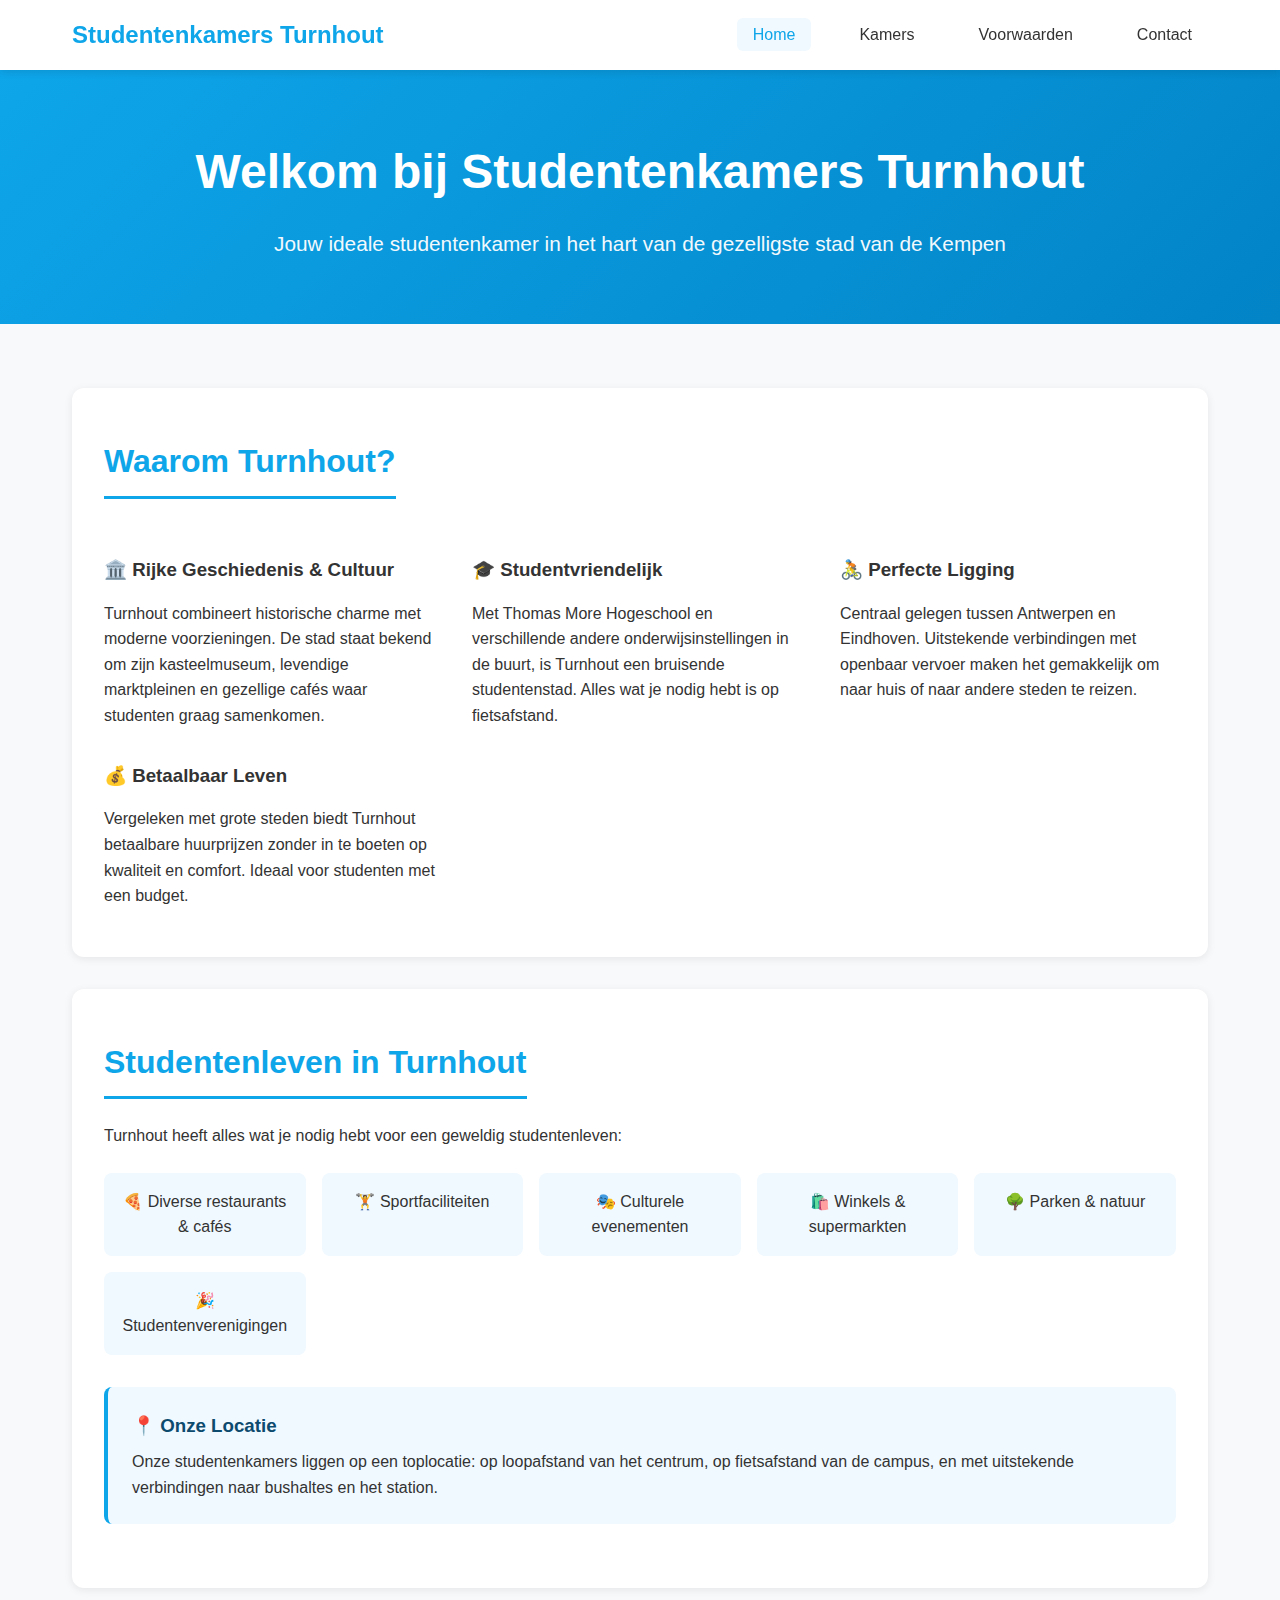
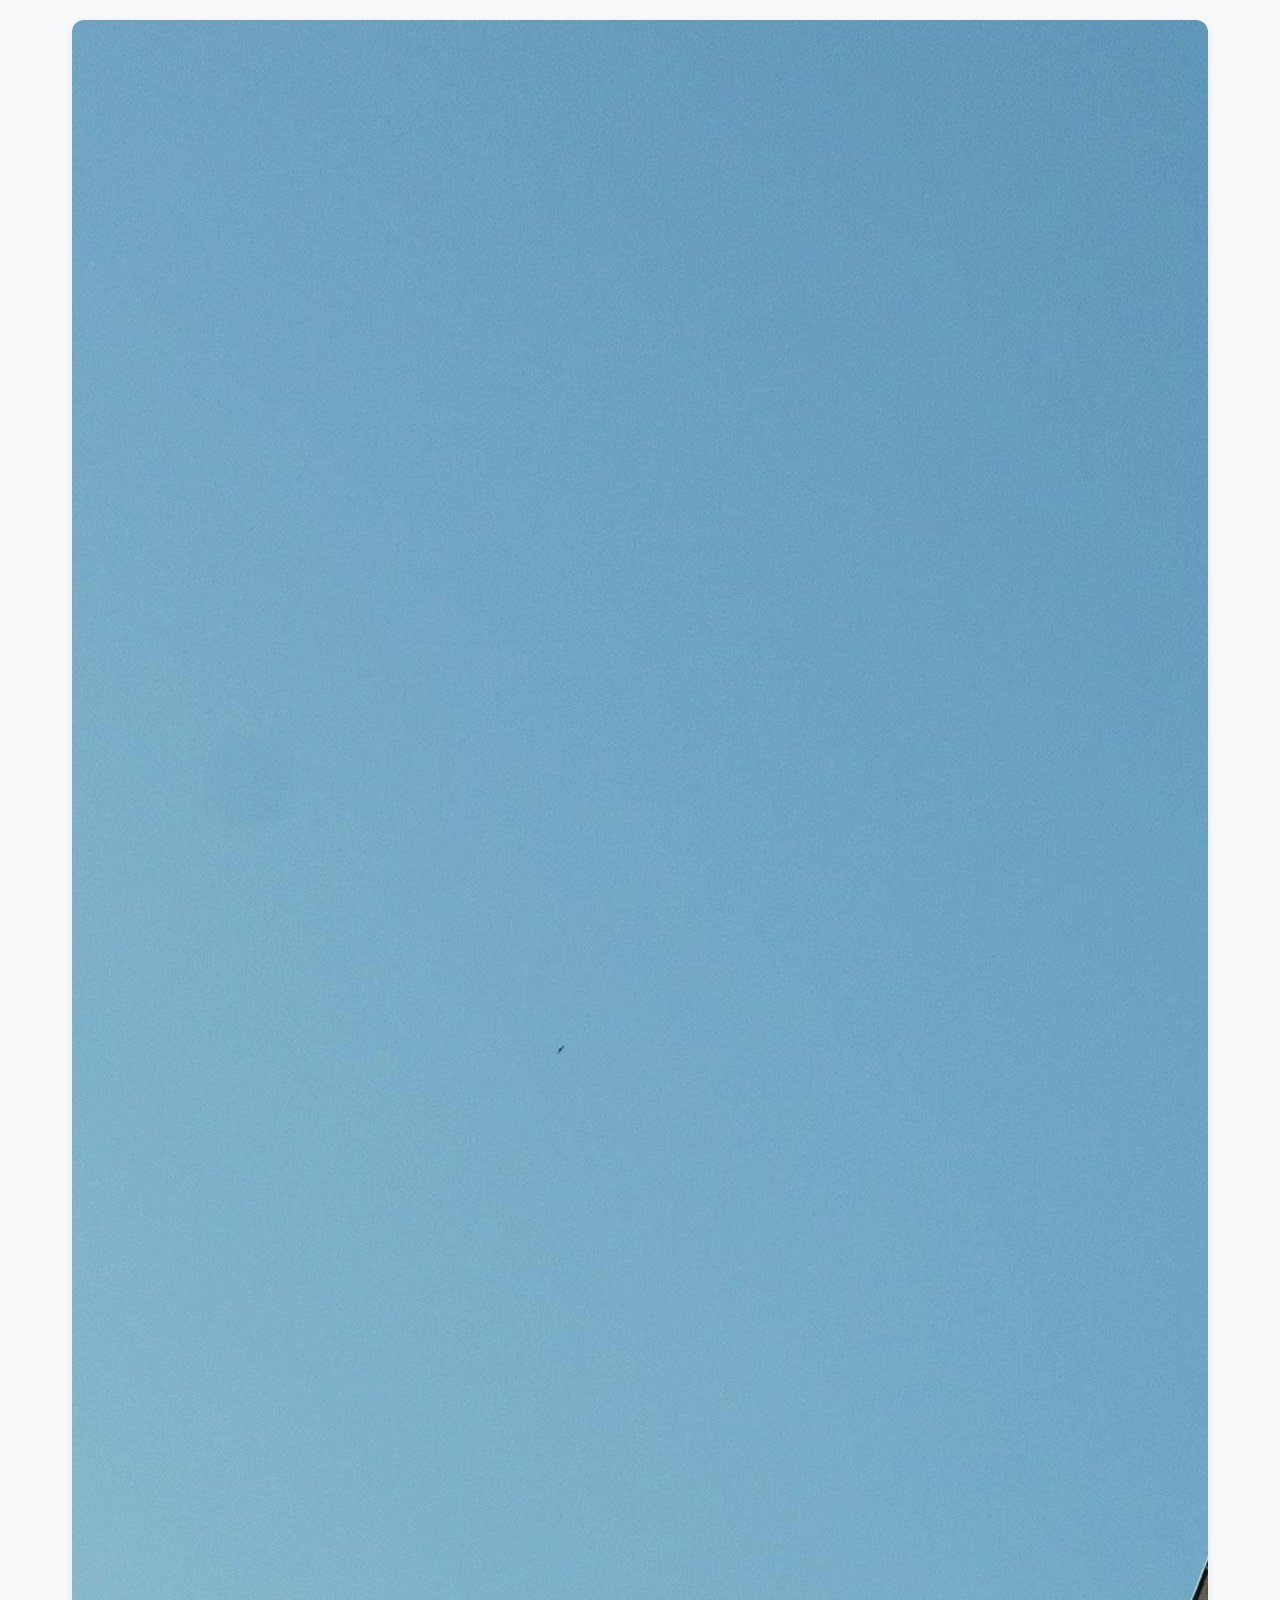
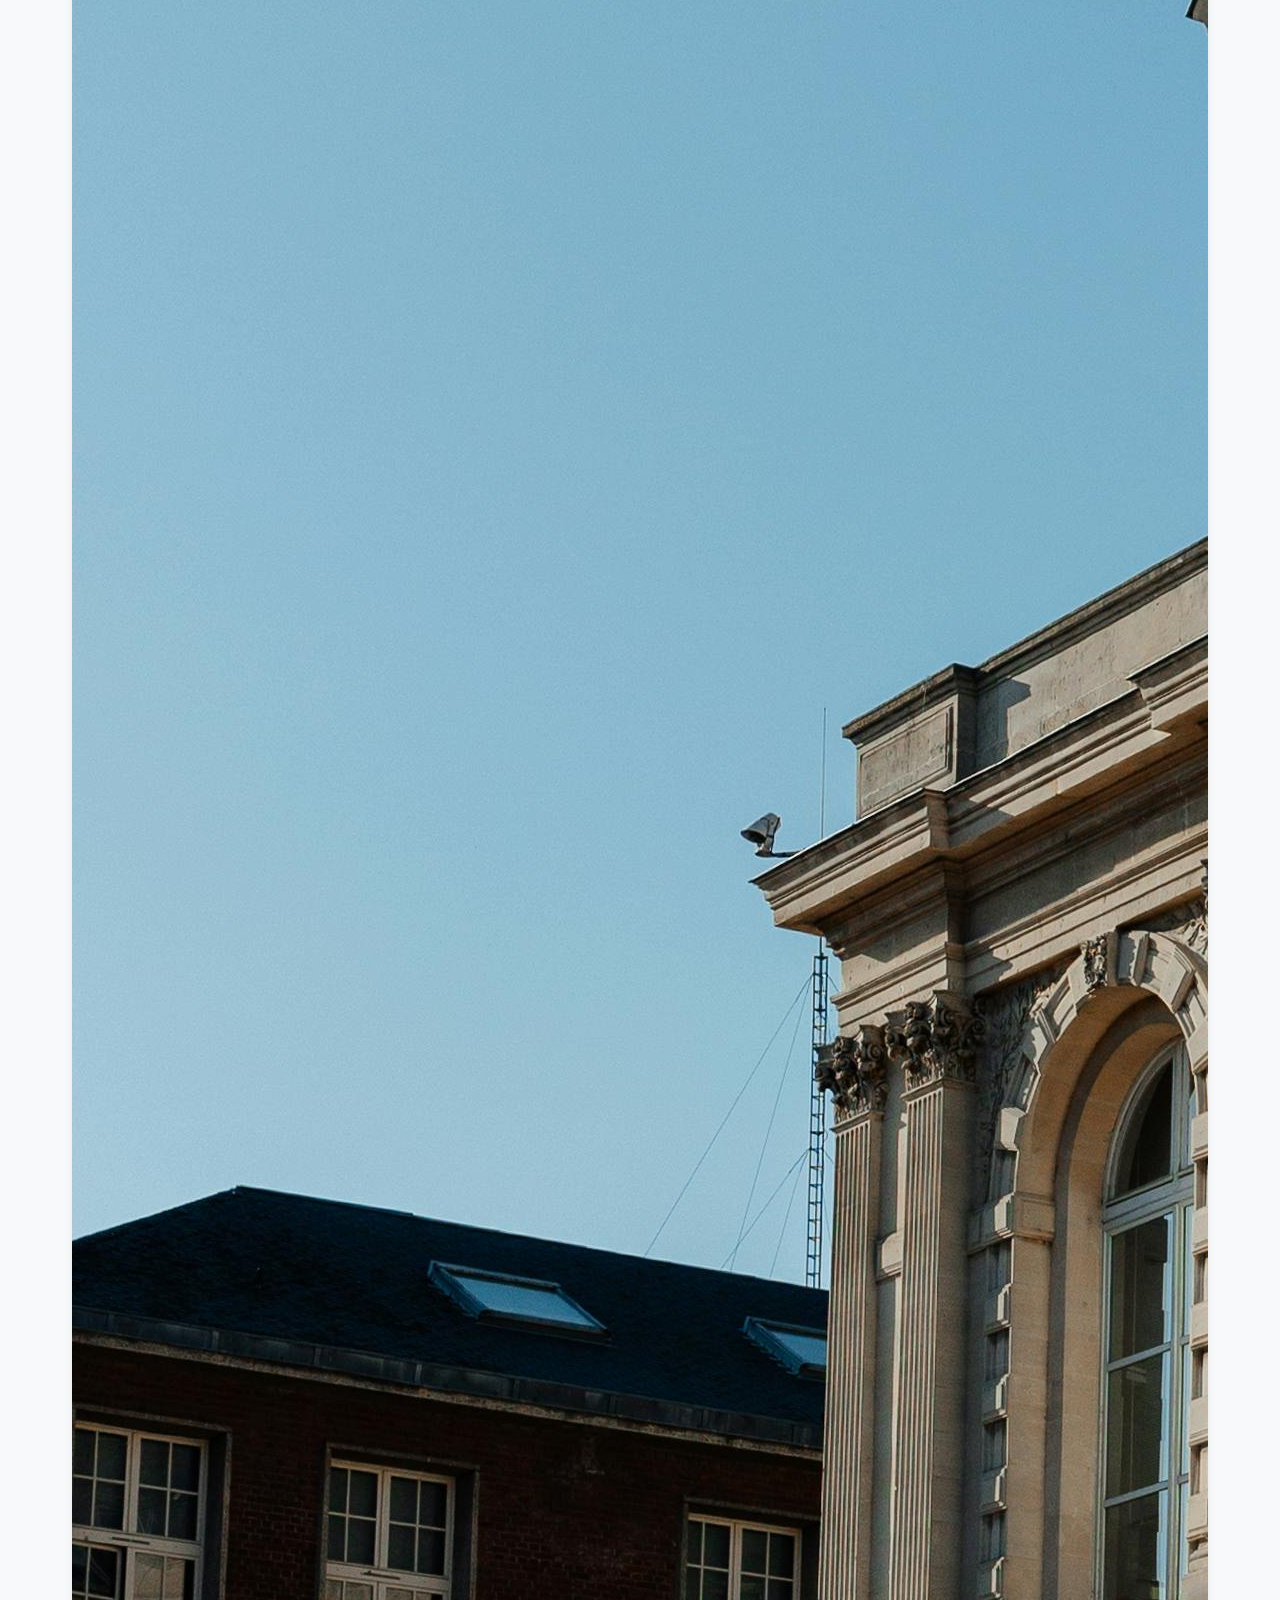
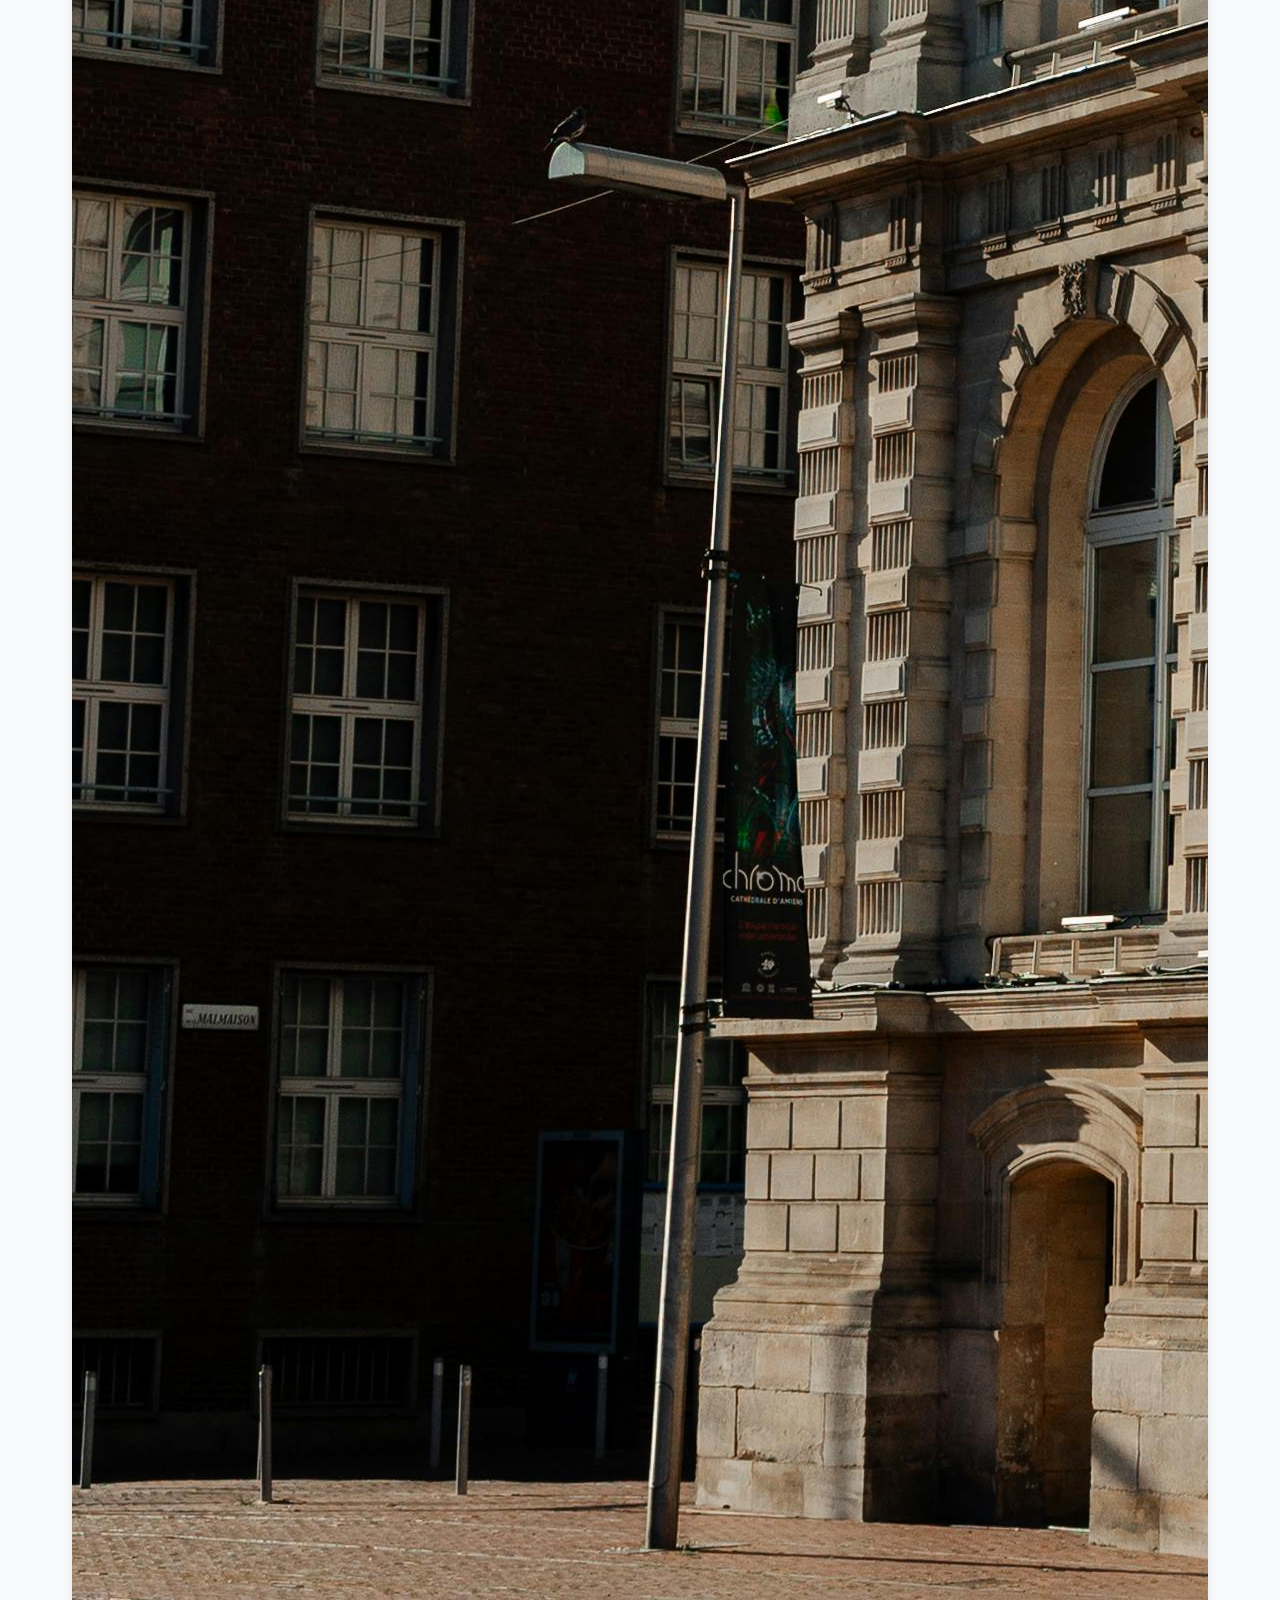
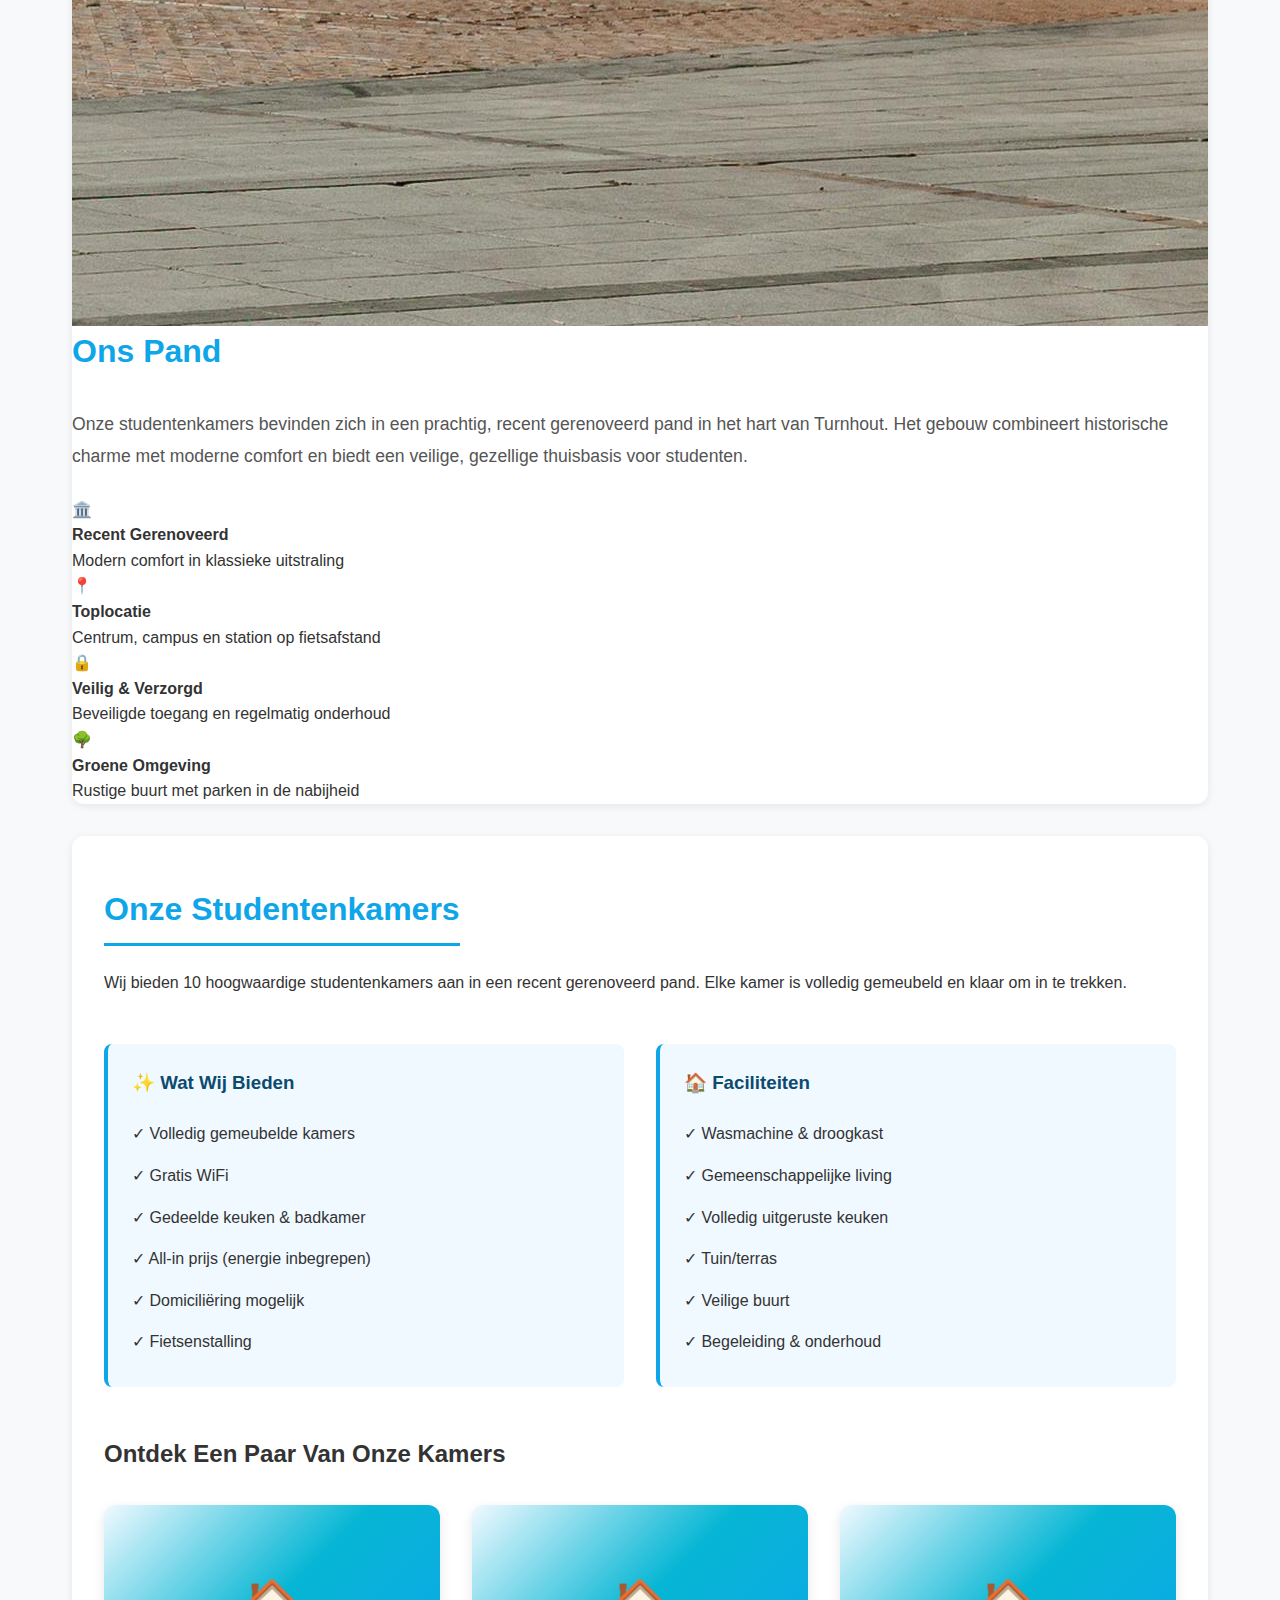
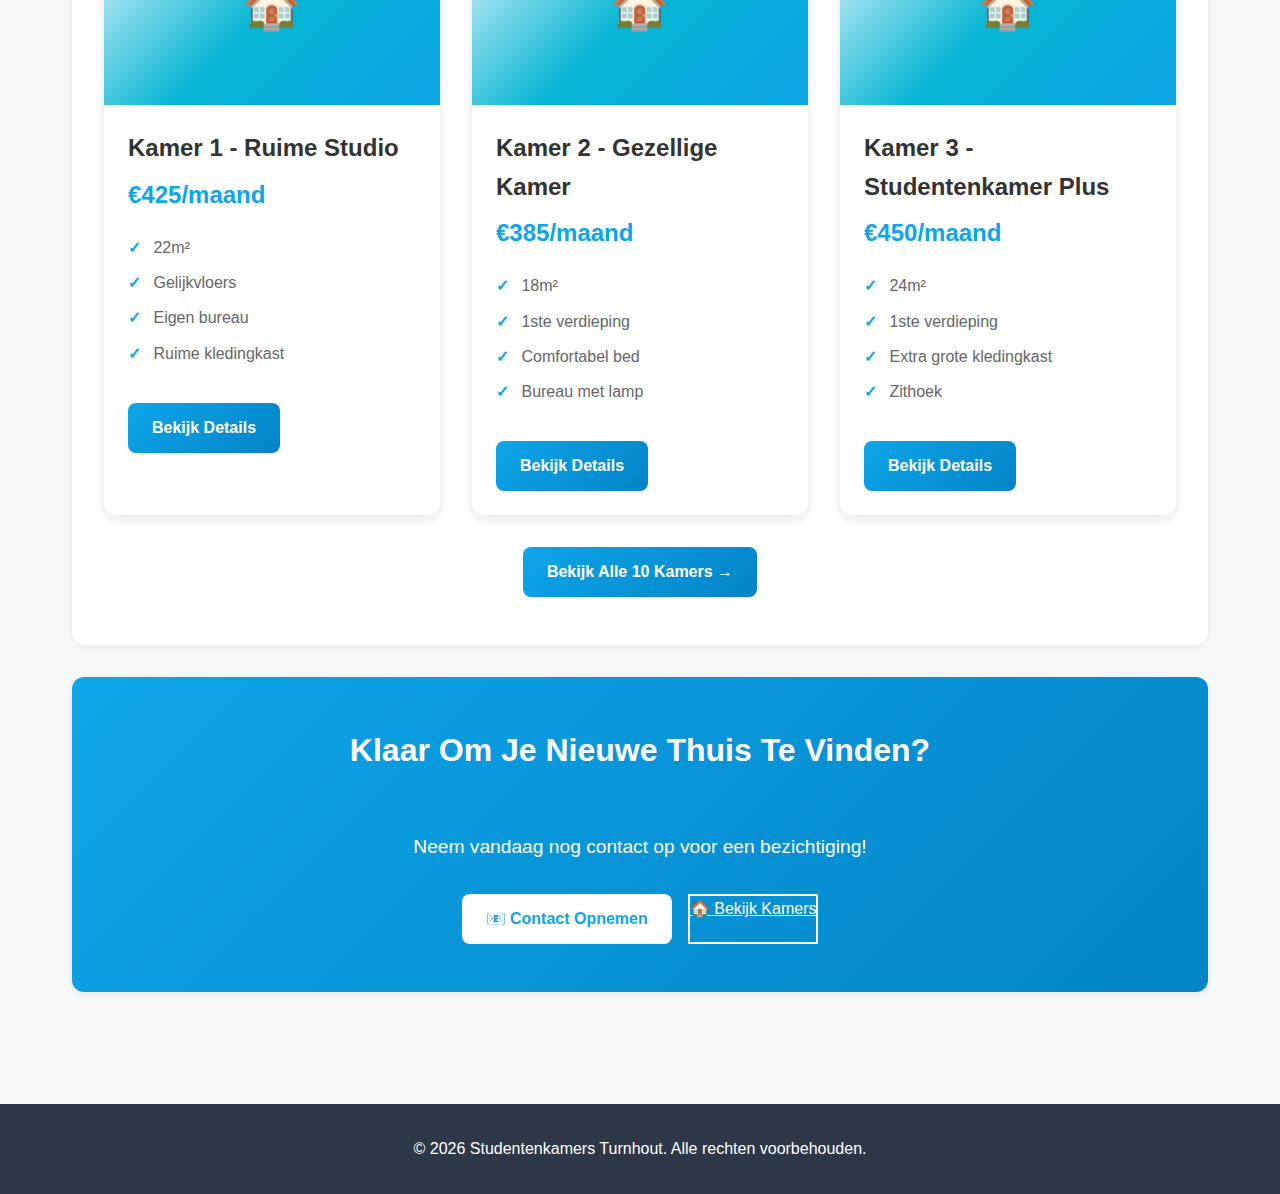
<file: index.html>
<!DOCTYPE html>
<html lang="nl">
<head>
    <meta charset="UTF-8">
    <meta name="viewport" content="width=device-width, initial-scale=1.0">
    <title>Studentenkamers Turnhout - Home</title>
    <link rel="stylesheet" href="styles.css">
</head>
<body>
    <nav>
        <div class="nav-container">
            <a href="index.html" class="logo">Studentenkamers Turnhout</a>
            <button class="mobile-menu-btn" onclick="toggleMenu()">☰</button>
            <ul class="nav-links" id="navLinks">
                <li><a href="index.html" class="active">Home</a></li>
                <li><a href="kamers.html">Kamers</a></li>
                <li><a href="voorwaarden.html">Voorwaarden</a></li>
                <li><a href="contact.html">Contact</a></li>
            </ul>
        </div>
    </nav>

    <div class="hero hero-with-image">
        <div class="hero-overlay">
            <h1>Welkom bij Studentenkamers Turnhout</h1>
            <p>Jouw ideale studentenkamer in het hart van de gezelligste stad van de Kempen</p>
        </div>
    </div>

    <div class="container">
        <!-- About Turnhout Section -->
        <section>
            <h2>Waarom Turnhout?</h2>
            <div class="grid-2">
                <div>
                    <h3 style="color: #333; margin-bottom: 1rem;">🏛️ Rijke Geschiedenis & Cultuur</h3>
                    <p>Turnhout combineert historische charme met moderne voorzieningen. De stad staat bekend om zijn kasteelmuseum, levendige marktpleinen en gezellige cafés waar studenten graag samenkomen.</p>
                </div>
                <div>
                    <h3 style="color: #333; margin-bottom: 1rem;">🎓 Studentvriendelijk</h3>
                    <p>Met Thomas More Hogeschool en verschillende andere onderwijsinstellingen in de buurt, is Turnhout een bruisende studentenstad. Alles wat je nodig hebt is op fietsafstand.</p>
                </div>
                <div>
                    <h3 style="color: #333; margin-bottom: 1rem;">🚴 Perfecte Ligging</h3>
                    <p>Centraal gelegen tussen Antwerpen en Eindhoven. Uitstekende verbindingen met openbaar vervoer maken het gemakkelijk om naar huis of naar andere steden te reizen.</p>
                </div>
                <div>
                    <h3 style="color: #333; margin-bottom: 1rem;">💰 Betaalbaar Leven</h3>
                    <p>Vergeleken met grote steden biedt Turnhout betaalbare huurprijzen zonder in te boeten op kwaliteit en comfort. Ideaal voor studenten met een budget.</p>
                </div>
            </div>
        </section>

        <!-- Student Life Section -->
        <section>
            <h2>Studentenleven in Turnhout</h2>
            <p style="margin-bottom: 1.5rem;">Turnhout heeft alles wat je nodig hebt voor een geweldig studentenleven:</p>
            
            <div class="features-grid">
                <div class="feature-item">🍕 Diverse restaurants & cafés</div>
                <div class="feature-item">🏋️ Sportfaciliteiten</div>
                <div class="feature-item">🎭 Culturele evenementen</div>
                <div class="feature-item">🛍️ Winkels & supermarkten</div>
                <div class="feature-item">🌳 Parken & natuur</div>
                <div class="feature-item">🎉 Studentenverenigingen</div>
            </div>

            <div class="info-box" style="margin-top: 2rem;">
                <h3>📍 Onze Locatie</h3>
                <p>Onze studentenkamers liggen op een toplocatie: op loopafstand van het centrum, op fietsafstand van de campus, en met uitstekende verbindingen naar bushaltes en het station.</p>
            </div>
        </section>

        <!-- Building Showcase Section -->
        <section style="background: white; padding: 0; overflow: hidden;">
            <div class="building-showcase">
                <div class="building-image">
                    <img src="./images/outside-buidling-1.jpg" alt="Ons gebouw" id="buildingPhoto">
                    <div class="building-image-placeholder" id="buildingPlaceholder">
                        <div class="placeholder-icon">🏢</div>
                        <p>Jouw gebouw foto hier</p>
                        <small>Voeg 'building-photo.jpg' toe aan de images map</small>
                    </div>
                </div>
                <div class="building-info">
                    <h2 style="color: var(--primary-color); border: none; margin-bottom: 1.5rem;">Ons Pand</h2>
                    <p style="font-size: 1.1rem; line-height: 1.8; color: #555; margin-bottom: 1.5rem;">
                        Onze studentenkamers bevinden zich in een prachtig, recent gerenoveerd pand in het hart van Turnhout. 
                        Het gebouw combineert historische charme met moderne comfort en biedt een veilige, gezellige thuisbasis voor studenten.
                    </p>
                    <div class="building-features">
                        <div class="building-feature">
                            <span class="feature-icon">🏛️</span>
                            <div>
                                <strong>Recent Gerenoveerd</strong>
                                <p>Modern comfort in klassieke uitstraling</p>
                            </div>
                        </div>
                        <div class="building-feature">
                            <span class="feature-icon">📍</span>
                            <div>
                                <strong>Toplocatie</strong>
                                <p>Centrum, campus en station op fietsafstand</p>
                            </div>
                        </div>
                        <div class="building-feature">
                            <span class="feature-icon">🔒</span>
                            <div>
                                <strong>Veilig & Verzorgd</strong>
                                <p>Beveiligde toegang en regelmatig onderhoud</p>
                            </div>
                        </div>
                        <div class="building-feature">
                            <span class="feature-icon">🌳</span>
                            <div>
                                <strong>Groene Omgeving</strong>
                                <p>Rustige buurt met parken in de nabijheid</p>
                            </div>
                        </div>
                    </div>
                </div>
            </div>
        </section>

        <!-- Our Rooms Section -->
        <section>
            <h2>Onze Studentenkamers</h2>
            <p style="margin-bottom: 1.5rem;">Wij bieden 10 hoogwaardige studentenkamers aan in een recent gerenoveerd pand. Elke kamer is volledig gemeubeld en klaar om in te trekken.</p>
            
            <div class="grid-2" style="margin: 2rem 0;">
                <div class="info-box">
                    <h3>✨ Wat Wij Bieden</h3>
                    <ul style="list-style: none; margin-top: 1rem;">
                        <li style="padding: 0.5rem 0;">✓ Volledig gemeubelde kamers</li>
                        <li style="padding: 0.5rem 0;">✓ Gratis WiFi</li>
                        <li style="padding: 0.5rem 0;">✓ Gedeelde keuken & badkamer</li>
                        <li style="padding: 0.5rem 0;">✓ All-in prijs (energie inbegrepen)</li>
                        <li style="padding: 0.5rem 0;">✓ Domiciliëring mogelijk</li>
                        <li style="padding: 0.5rem 0;">✓ Fietsenstalling</li>
                    </ul>
                </div>
                <div class="info-box">
                    <h3>🏠 Faciliteiten</h3>
                    <ul style="list-style: none; margin-top: 1rem;">
                        <li style="padding: 0.5rem 0;">✓ Wasmachine & droogkast</li>
                        <li style="padding: 0.5rem 0;">✓ Gemeenschappelijke living</li>
                        <li style="padding: 0.5rem 0;">✓ Volledig uitgeruste keuken</li>
                        <li style="padding: 0.5rem 0;">✓ Tuin/terras</li>
                        <li style="padding: 0.5rem 0;">✓ Veilige buurt</li>
                        <li style="padding: 0.5rem 0;">✓ Begeleiding & onderhoud</li>
                    </ul>
                </div>
            </div>

            <h3 style="color: #333; margin: 2rem 0 1.5rem 0; font-size: 1.5rem;">Ontdek Een Paar Van Onze Kamers</h3>
            <div class="grid-3" id="roomPreview"></div>
            
            <div style="text-align: center; margin-top: 2rem;">
                <a href="kamers.html" class="btn">Bekijk Alle 10 Kamers →</a>
            </div>
        </section>

        <!-- CTA Section -->
        <section style="background: linear-gradient(135deg, var(--primary-color) 0%, var(--primary-dark) 100%); color: white; text-align: center;">
            <h2 style="color: white; border: none;">Klaar Om Je Nieuwe Thuis Te Vinden?</h2>
            <p style="font-size: 1.2rem; margin: 1.5rem 0;">Neem vandaag nog contact op voor een bezichtiging!</p>
            <div style="display: flex; gap: 1rem; justify-content: center; flex-wrap: wrap; margin-top: 2rem;">
                <a href="contact.html" class="btn" style="background: white; color: var(--primary-color);">📧 Contact Opnemen</a>
                <a href="kamers.html" class="btn-secondary" style="background: transparent; border: 2px solid white; color: white;">🏠 Bekijk Kamers</a>
            </div>
        </section>
    </div>

    <footer>
        <p>&copy; 2026 Studentenkamers Turnhout. Alle rechten voorbehouden.</p>
    </footer>

    <script>
        // Sample rooms data (same as in other pages)
        const rooms = [
            {
                id: 1,
                name: "Kamer 1 - Ruime Studio",
                price: "€425",
                size: "22m²",
                floor: "Gelijkvloers",
                features: ["Eigen bureau", "Ruime kledingkast", "Wastafel op kamer"]
            },
            {
                id: 2,
                name: "Kamer 2 - Gezellige Kamer",
                price: "€385",
                size: "18m²",
                floor: "1ste verdieping",
                features: ["Comfortabel bed", "Bureau met lamp", "Rustige ligging"]
            },
            {
                id: 3,
                name: "Kamer 3 - Studentenkamer Plus",
                price: "€450",
                size: "24m²",
                floor: "1ste verdieping",
                features: ["Extra grote kledingkast", "Zithoek", "Balkon"]
            }
        ];

        // Display preview of first 3 rooms
        const previewContainer = document.getElementById('roomPreview');
        rooms.forEach(room => {
            const card = document.createElement('div');
            card.className = 'card';
            card.style.cursor = 'pointer';
            card.onclick = () => window.location.href = `kamer-${room.id}.html`;
            
            card.innerHTML = `
                <div class="card-image">🏠</div>
                <div class="card-content">
                    <h3>${room.name}</h3>
                    <div class="room-price">${room.price}/maand</div>
                    <ul class="room-features">
                        <li>${room.size}</li>
                        <li>${room.floor}</li>
                        ${room.features.slice(0, 2).map(f => `<li>${f}</li>`).join('')}
                    </ul>
                    <a href="kamer-${room.id}.html" class="btn" style="margin-top: 1rem;">Bekijk Details</a>
                </div>
            `;
            
            previewContainer.appendChild(card);
        });

        // Mobile menu toggle
        function toggleMenu() {
            const navLinks = document.getElementById('navLinks');
            navLinks.classList.toggle('active');
        }

        // Building photo handler - show placeholder if image doesn't exist
        const buildingPhoto = document.getElementById('buildingPhoto');
        const buildingPlaceholder = document.getElementById('buildingPlaceholder');
        
        if (buildingPhoto) {
            buildingPhoto.onerror = function() {
                buildingPhoto.style.display = 'none';
                buildingPlaceholder.style.display = 'flex';
            };
            buildingPhoto.onload = function() {
                buildingPhoto.style.display = 'block';
                buildingPlaceholder.style.display = 'none';
            };
        }
    </script>
</body>
</html>
</file>
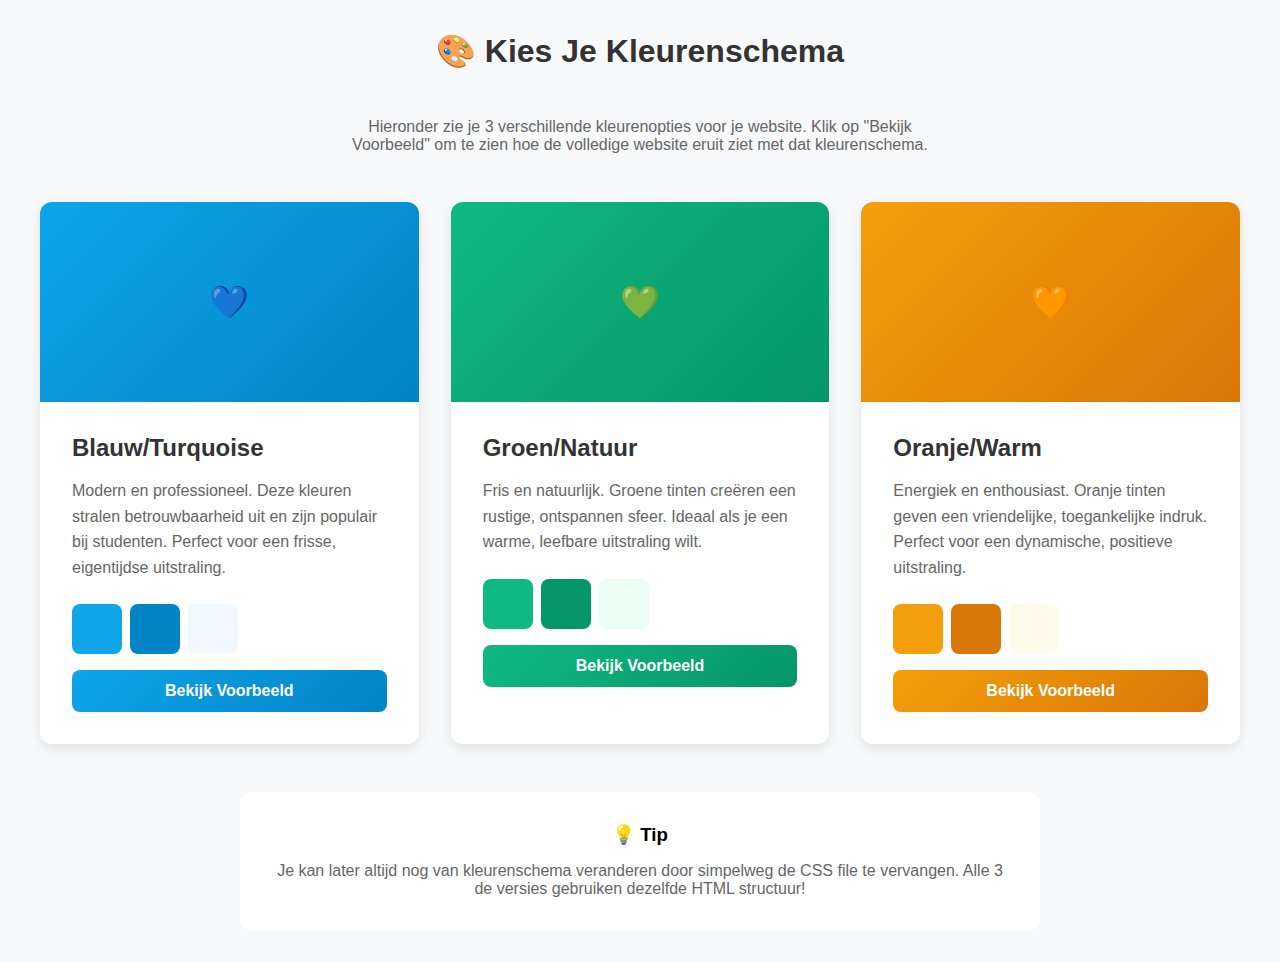
<file: color-demo.html>
<!DOCTYPE html>
<html lang="nl">
<head>
    <meta charset="UTF-8">
    <meta name="viewport" content="width=device-width, initial-scale=1.0">
    <title>Kleurenschema's - Studentenkamers Turnhout</title>
    <style>
        * {
            margin: 0;
            padding: 0;
            box-sizing: border-box;
        }
        body {
            font-family: -apple-system, BlinkMacSystemFont, 'Segoe UI', Roboto, sans-serif;
            padding: 2rem;
            background: #f8f9fa;
        }
        h1 {
            text-align: center;
            margin-bottom: 3rem;
            color: #333;
        }
        .color-grid {
            display: grid;
            grid-template-columns: repeat(auto-fit, minmax(300px, 1fr));
            gap: 2rem;
            max-width: 1200px;
            margin: 0 auto;
        }
        .color-option {
            background: white;
            border-radius: 12px;
            overflow: hidden;
            box-shadow: 0 4px 12px rgba(0,0,0,0.1);
            transition: transform 0.3s;
        }
        .color-option:hover {
            transform: translateY(-5px);
        }
        .color-preview {
            height: 200px;
            display: flex;
            align-items: center;
            justify-content: center;
            color: white;
            font-size: 2rem;
            font-weight: bold;
        }
        .blue { background: linear-gradient(135deg, #0ea5e9 0%, #0284c7 100%); }
        .green { background: linear-gradient(135deg, #10b981 0%, #059669 100%); }
        .orange { background: linear-gradient(135deg, #f59e0b 0%, #d97706 100%); }
        
        .color-info {
            padding: 2rem;
        }
        .color-info h2 {
            margin-bottom: 1rem;
            color: #333;
        }
        .color-info p {
            color: #666;
            line-height: 1.6;
            margin-bottom: 1.5rem;
        }
        .btn {
            display: inline-block;
            padding: 0.75rem 1.5rem;
            border-radius: 8px;
            text-decoration: none;
            font-weight: 600;
            transition: transform 0.2s;
            width: 100%;
            text-align: center;
        }
        .btn:hover {
            transform: translateY(-2px);
        }
        .btn-blue {
            background: linear-gradient(135deg, #0ea5e9 0%, #0284c7 100%);
            color: white;
        }
        .btn-green {
            background: linear-gradient(135deg, #10b981 0%, #059669 100%);
            color: white;
        }
        .btn-orange {
            background: linear-gradient(135deg, #f59e0b 0%, #d97706 100%);
            color: white;
        }
        .swatches {
            display: flex;
            gap: 0.5rem;
            margin: 1rem 0;
        }
        .swatch {
            width: 50px;
            height: 50px;
            border-radius: 8px;
        }
    </style>
</head>
<body>
    <h1>🎨 Kies Je Kleurenschema</h1>
    <p style="text-align: center; color: #666; margin-bottom: 3rem; max-width: 600px; margin-left: auto; margin-right: auto;">
        Hieronder zie je 3 verschillende kleurenopties voor je website. Klik op "Bekijk Voorbeeld" om te zien hoe de volledige website eruit ziet met dat kleurenschema.
    </p>
    
    <div class="color-grid">
        <!-- Blue Option -->
        <div class="color-option">
            <div class="color-preview blue">💙</div>
            <div class="color-info">
                <h2>Blauw/Turquoise</h2>
                <p>Modern en professioneel. Deze kleuren stralen betrouwbaarheid uit en zijn populair bij studenten. Perfect voor een frisse, eigentijdse uitstraling.</p>
                <div class="swatches">
                    <div class="swatch" style="background: #0ea5e9;"></div>
                    <div class="swatch" style="background: #0284c7;"></div>
                    <div class="swatch" style="background: #f0f9ff;"></div>
                </div>
                <a href="index-blue.html" class="btn btn-blue">Bekijk Voorbeeld</a>
            </div>
        </div>

        <!-- Green Option -->
        <div class="color-option">
            <div class="color-preview green">💚</div>
            <div class="color-info">
                <h2>Groen/Natuur</h2>
                <p>Fris en natuurlijk. Groene tinten creëren een rustige, ontspannen sfeer. Ideaal als je een warme, leefbare uitstraling wilt.</p>
                <div class="swatches">
                    <div class="swatch" style="background: #10b981;"></div>
                    <div class="swatch" style="background: #059669;"></div>
                    <div class="swatch" style="background: #ecfdf5;"></div>
                </div>
                <a href="index-green.html" class="btn btn-green">Bekijk Voorbeeld</a>
            </div>
        </div>

        <!-- Orange Option -->
        <div class="color-option">
            <div class="color-preview orange">🧡</div>
            <div class="color-info">
                <h2>Oranje/Warm</h2>
                <p>Energiek en enthousiast. Oranje tinten geven een vriendelijke, toegankelijke indruk. Perfect voor een dynamische, positieve uitstraling.</p>
                <div class="swatches">
                    <div class="swatch" style="background: #f59e0b;"></div>
                    <div class="swatch" style="background: #d97706;"></div>
                    <div class="swatch" style="background: #fffbeb;"></div>
                </div>
                <a href="index-orange.html" class="btn btn-orange">Bekijk Voorbeeld</a>
            </div>
        </div>
    </div>

    <div style="text-align: center; margin-top: 3rem; padding: 2rem; background: white; border-radius: 12px; max-width: 800px; margin-left: auto; margin-right: auto;">
        <h3 style="margin-bottom: 1rem;">💡 Tip</h3>
        <p style="color: #666;">Je kan later altijd nog van kleurenschema veranderen door simpelweg de CSS file te vervangen. Alle 3 de versies gebruiken dezelfde HTML structuur!</p>
    </div>
</body>
</html>
</file>
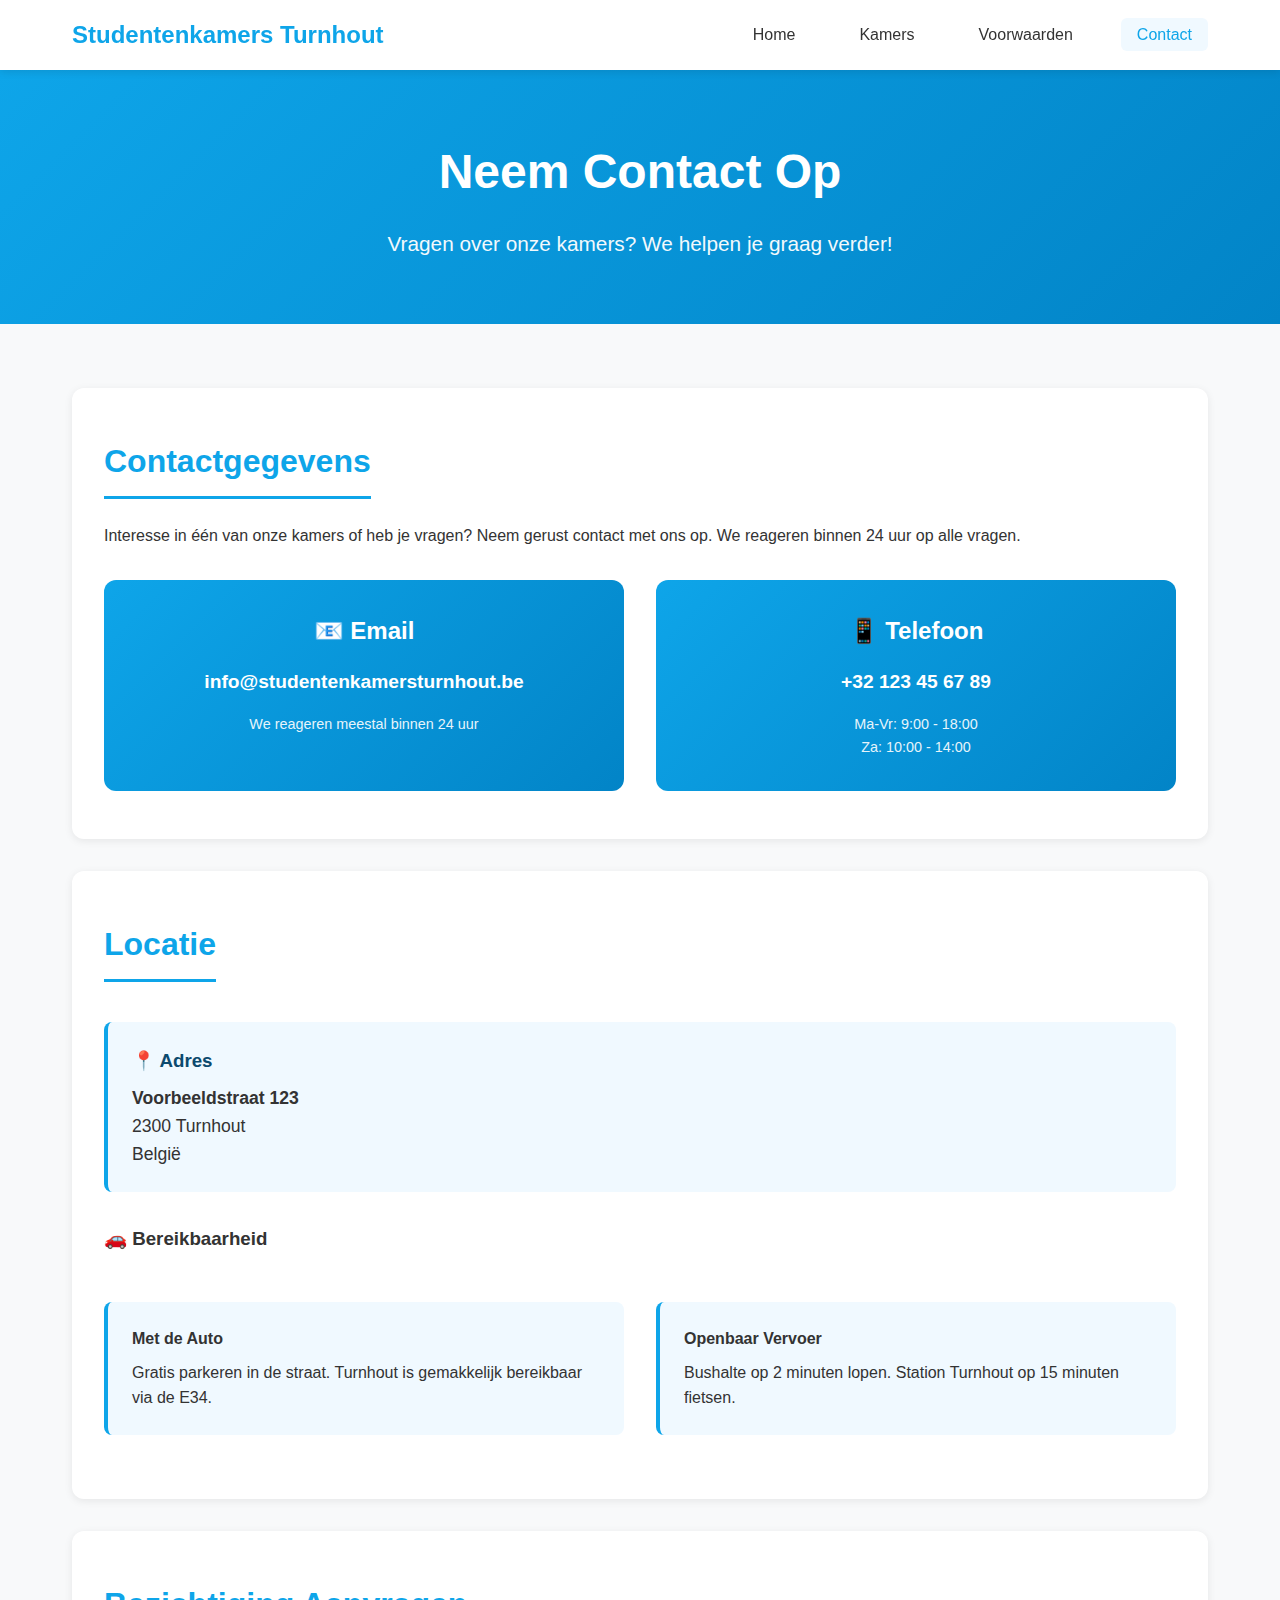
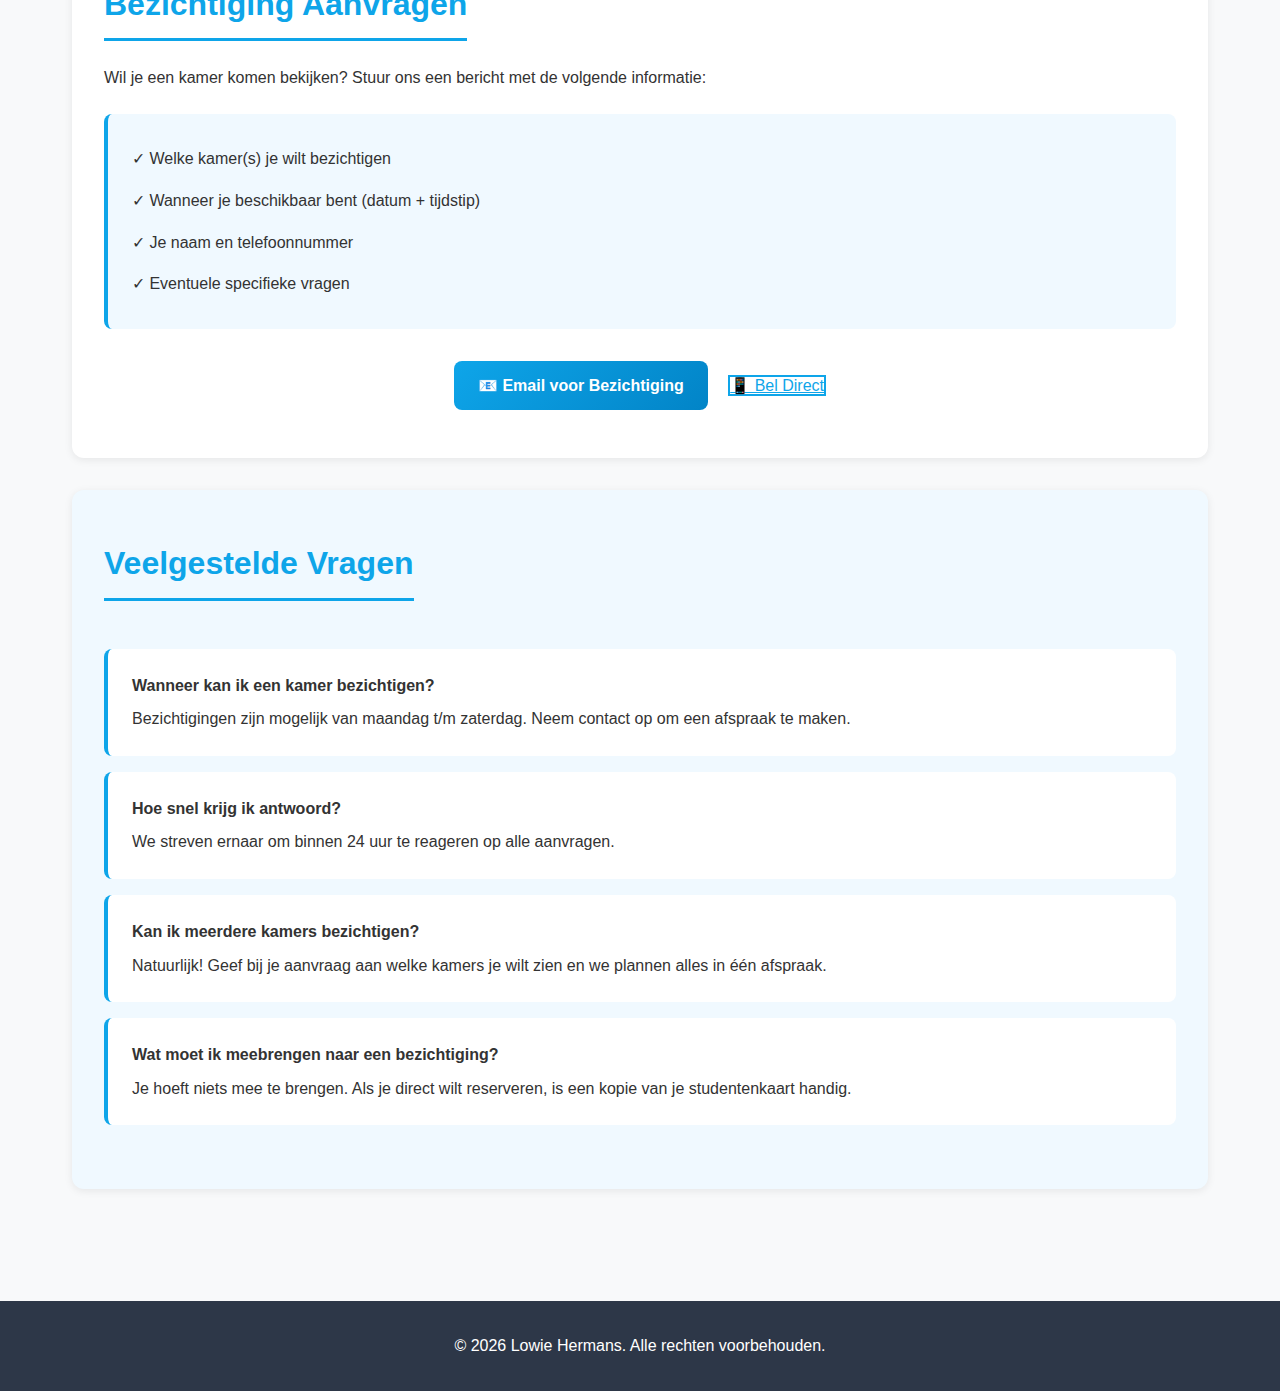
<file: contact.html>
<!DOCTYPE html>
<html lang="nl">
<head>
    <meta charset="UTF-8">
    <meta name="viewport" content="width=device-width, initial-scale=1.0">
    <title>Contact - Studentenkamers Turnhout</title>
    <link rel="stylesheet" href="styles.css">
</head>
<body>
    <nav>
        <div class="nav-container">
            <a href="index.html" class="logo">Studentenkamers Turnhout</a>
            <button class="mobile-menu-btn" onclick="toggleMenu()">☰</button>
            <ul class="nav-links" id="navLinks">
                <li><a href="index.html">Home</a></li>
                <li><a href="kamers.html">Kamers</a></li>
                <li><a href="voorwaarden.html">Voorwaarden</a></li>
                <li><a href="contact.html" class="active">Contact</a></li>
            </ul>
        </div>
    </nav>

    <div class="hero">
        <h1>Neem Contact Op</h1>
        <p>Vragen over onze kamers? We helpen je graag verder!</p>
    </div>

    <div class="container">
        <section>
            <h2>Contactgegevens</h2>
            <p style="margin-bottom: 2rem;">Interesse in één van onze kamers of heb je vragen? Neem gerust contact met ons op. We reageren binnen 24 uur op alle vragen.</p>
            
            <div class="contact-grid">
                <div class="contact-card">
                    <h3>📧 Email</h3>
                    <a href="mailto:info@studentenkamersturnhout.be">info@studentenkamersturnhout.be</a>
                    <p style="margin-top: 1rem; font-size: 0.9rem; opacity: 0.9;">We reageren meestal binnen 24 uur</p>
                </div>
                <div class="contact-card">
                    <h3>📱 Telefoon</h3>
                    <a href="tel:+32123456789">+32 123 45 67 89</a>
                    <p style="margin-top: 1rem; font-size: 0.9rem; opacity: 0.9;">Ma-Vr: 9:00 - 18:00<br>Za: 10:00 - 14:00</p>
                </div>
            </div>
        </section>

        <section>
            <h2>Locatie</h2>
            <div class="info-box">
                <h3>📍 Adres</h3>
                <p style="margin-top: 0.5rem; font-size: 1.1rem;">
                    <strong>Voorbeeldstraat 123</strong><br>
                    2300 Turnhout<br>
                    België
                </p>
            </div>

            <div style="margin-top: 2rem;">
                <h3 style="color: #333; margin-bottom: 1rem;">🚗 Bereikbaarheid</h3>
                <div class="grid-2">
                    <div class="info-box">
                        <h4 style="margin-bottom: 0.5rem;">Met de Auto</h4>
                        <p>Gratis parkeren in de straat. Turnhout is gemakkelijk bereikbaar via de E34.</p>
                    </div>
                    <div class="info-box">
                        <h4 style="margin-bottom: 0.5rem;">Openbaar Vervoer</h4>
                        <p>Bushalte op 2 minuten lopen. Station Turnhout op 15 minuten fietsen.</p>
                    </div>
                </div>
            </div>
        </section>

        <section>
            <h2>Bezichtiging Aanvragen</h2>
            <p style="margin-bottom: 1.5rem;">Wil je een kamer komen bekijken? Stuur ons een bericht met de volgende informatie:</p>
            
            <div class="info-box">
                <ul style="list-style: none;">
                    <li style="padding: 0.5rem 0;">✓ Welke kamer(s) je wilt bezichtigen</li>
                    <li style="padding: 0.5rem 0;">✓ Wanneer je beschikbaar bent (datum + tijdstip)</li>
                    <li style="padding: 0.5rem 0;">✓ Je naam en telefoonnummer</li>
                    <li style="padding: 0.5rem 0;">✓ Eventuele specifieke vragen</li>
                </ul>
            </div>

            <div style="margin-top: 2rem; text-align: center;">
                <a href="mailto:info@studentenkamersturnhout.be?subject=Bezichtiging Aanvraag" class="btn" style="margin-right: 1rem;">📧 Email voor Bezichtiging</a>
                <a href="tel:+32123456789" class="btn-secondary">📱 Bel Direct</a>
            </div>
        </section>

        <section style="background: var(--accent-color);">
            <h2>Veelgestelde Vragen</h2>
            <div style="margin-top: 1.5rem;">
                <div class="info-box" style="margin-bottom: 1rem; background: white;">
                    <h4 style="margin-bottom: 0.5rem;">Wanneer kan ik een kamer bezichtigen?</h4>
                    <p>Bezichtigingen zijn mogelijk van maandag t/m zaterdag. Neem contact op om een afspraak te maken.</p>
                </div>
                <div class="info-box" style="margin-bottom: 1rem; background: white;">
                    <h4 style="margin-bottom: 0.5rem;">Hoe snel krijg ik antwoord?</h4>
                    <p>We streven ernaar om binnen 24 uur te reageren op alle aanvragen.</p>
                </div>
                <div class="info-box" style="margin-bottom: 1rem; background: white;">
                    <h4 style="margin-bottom: 0.5rem;">Kan ik meerdere kamers bezichtigen?</h4>
                    <p>Natuurlijk! Geef bij je aanvraag aan welke kamers je wilt zien en we plannen alles in één afspraak.</p>
                </div>
                <div class="info-box" style="background: white;">
                    <h4 style="margin-bottom: 0.5rem;">Wat moet ik meebrengen naar een bezichtiging?</h4>
                    <p>Je hoeft niets mee te brengen. Als je direct wilt reserveren, is een kopie van je studentenkaart handig.</p>
                </div>
            </div>
        </section>
    </div>

    <footer>
        <p>&copy; 2026 Lowie Hermans. Alle rechten voorbehouden.</p>
    </footer>

    <script>
        function toggleMenu() {
            const navLinks = document.getElementById('navLinks');
            navLinks.classList.toggle('active');
        }
    </script>
</body>
</html>
</file>
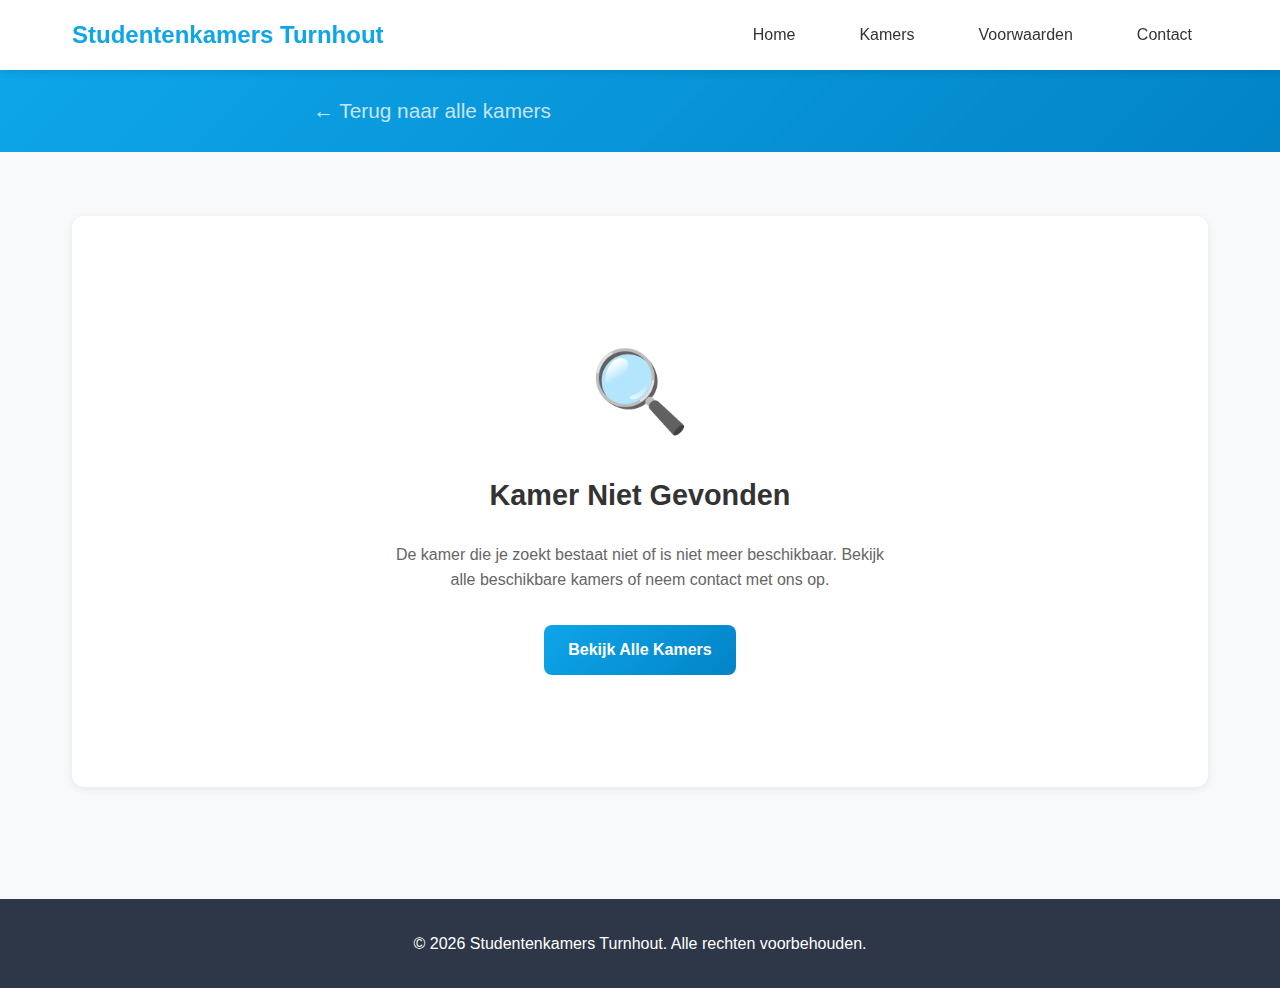
<file: kamer-detail.html>
<!DOCTYPE html>
<html lang="nl">
<head>
    <meta charset="UTF-8">
    <meta name="viewport" content="width=device-width, initial-scale=1.0">
    <title>Kamer Detail - Studentenkamers Turnhout</title>
    <link rel="stylesheet" href="styles.css">
    <style>
        /* === Kamer Detail Pagina Styles === */

        .room-detail-hero {
            width: 100%;
            height: 450px;
            background: linear-gradient(135deg, var(--accent-color) 0%, var(--secondary-color) 50%, var(--primary-color) 100%);
            display: flex;
            align-items: center;
            justify-content: center;
            font-size: 5rem;
            border-radius: 12px;
            overflow: hidden;
            position: relative;
        }

        .room-detail-hero img {
            width: 100%;
            height: 100%;
            object-fit: cover;
            position: absolute;
            top: 0;
            left: 0;
        }

        .room-detail-hero .hero-emoji {
            position: relative;
            z-index: 1;
        }

        .room-header {
            margin: 2rem 0 1.5rem 0;
        }

        .room-header h1 {
            font-size: 2.2rem;
            color: #333;
            margin-bottom: 0.5rem;
        }

        .room-header .room-price {
            font-size: 2rem;
            color: var(--primary-color);
            font-weight: 700;
        }

        .room-header .price-label {
            font-size: 1rem;
            color: #888;
            font-weight: 400;
        }

        .room-quick-info {
            display: flex;
            gap: 1.5rem;
            flex-wrap: wrap;
            margin-top: 1rem;
        }

        .room-quick-info .quick-item {
            display: flex;
            align-items: center;
            gap: 0.5rem;
            background: var(--accent-color);
            padding: 0.5rem 1rem;
            border-radius: 20px;
            font-size: 0.95rem;
            color: #555;
        }

        .room-quick-info .quick-item .quick-icon {
            font-size: 1.1rem;
        }

        .room-content-grid {
            display: grid;
            grid-template-columns: 2fr 1fr;
            gap: 2.5rem;
            margin-top: 2rem;
        }

        .room-description {
            font-size: 1.05rem;
            line-height: 1.8;
            color: #555;
            margin-bottom: 2rem;
        }

        .room-features-title {
            font-size: 1.3rem;
            color: #333;
            margin-bottom: 1rem;
            font-weight: 600;
        }

        .room-features-grid {
            display: grid;
            grid-template-columns: 1fr 1fr;
            gap: 0.75rem;
        }

        .room-feature-badge {
            display: flex;
            align-items: center;
            gap: 0.6rem;
            background: var(--accent-color);
            border: 1px solid #e2e8f0;
            padding: 0.7rem 1rem;
            border-radius: 8px;
            font-size: 0.9rem;
            color: #444;
        }

        .room-feature-badge .badge-icon {
            color: var(--primary-color);
            font-weight: bold;
            font-size: 1rem;
        }

        /* Foto Galerij */
        .room-gallery {
            display: grid;
            grid-template-columns: repeat(3, 1fr);
            gap: 1rem;
            margin-top: 2rem;
        }

        .room-gallery img {
            width: 100%;
            height: 180px;
            object-fit: cover;
            border-radius: 8px;
            cursor: pointer;
            transition: transform 0.2s, box-shadow 0.2s;
        }

        .room-gallery img:hover {
            transform: translateY(-3px);
            box-shadow: 0 4px 12px rgba(0,0,0,0.15);
        }

        /* Sidebar */
        .sidebar-card {
            background: white;
            border: 1px solid #e2e8f0;
            border-radius: 12px;
            overflow: hidden;
            box-shadow: 0 2px 8px rgba(0,0,0,0.06);
            position: sticky;
            top: 100px;
        }

        .sidebar-card-header {
            background: linear-gradient(135deg, var(--primary-color) 0%, var(--primary-dark) 100%);
            color: white;
            padding: 1.5rem;
            text-align: center;
        }

        .sidebar-card-header h3 {
            font-size: 1.2rem;
            margin-bottom: 0.3rem;
            opacity: 0.9;
        }

        .sidebar-card-header .sidebar-price {
            font-size: 2rem;
            font-weight: 700;
        }

        .sidebar-card-body {
            padding: 1.5rem;
        }

        .included-title {
            font-size: 1rem;
            font-weight: 600;
            color: #333;
            margin-bottom: 0.8rem;
        }

        .included-list {
            list-style: none;
            padding: 0;
        }

        .included-list li {
            padding: 0.45rem 0;
            font-size: 0.9rem;
            color: #555;
            border-bottom: 1px solid #f0f0f0;
        }

        .included-list li:last-child {
            border-bottom: none;
        }

        .included-list li:before {
            content: "✓ ";
            color: var(--primary-color);
            font-weight: bold;
        }

        .sidebar-actions {
            margin-top: 1.5rem;
            display: flex;
            flex-direction: column;
            gap: 0.75rem;
        }

        .sidebar-actions a {
            display: block;
            text-align: center;
            padding: 0.7rem 1rem;
            border-radius: 8px;
            text-decoration: none;
            font-weight: 600;
            font-size: 0.95rem;
            transition: transform 0.2s, box-shadow 0.2s;
        }

        .sidebar-actions a:hover {
            transform: translateY(-2px);
            box-shadow: 0 3px 8px rgba(0,0,0,0.15);
        }

        .btn-primary-action {
            background: linear-gradient(135deg, var(--primary-color) 0%, var(--primary-dark) 100%);
            color: white;
        }

        .btn-secondary-action {
            background: white;
            color: var(--primary-color);
            border: 2px solid var(--primary-color);
        }

        /* Niet gevonden pagina */
        .not-found {
            text-align: center;
            padding: 4rem 2rem;
        }

        .not-found .not-found-icon {
            font-size: 5rem;
            margin-bottom: 1rem;
        }

        .not-found h2 {
            color: #333;
            border: none;
            font-size: 1.8rem;
            margin-bottom: 1rem;
        }

        .not-found p {
            color: #666;
            max-width: 500px;
            margin: 0 auto 2rem;
        }

        /* Responsive aanpassingen */
        @media (max-width: 900px) {
            .room-content-grid {
                grid-template-columns: 1fr;
            }

            .sidebar-card {
                position: static;
            }
        }

        @media (max-width: 600px) {
            .room-detail-hero {
                height: 280px;
            }

            .room-header h1 {
                font-size: 1.6rem;
            }

            .room-features-grid {
                grid-template-columns: 1fr;
            }

            .room-gallery {
                grid-template-columns: 1fr 1fr;
            }
        }
    </style>
</head>
<body>
    <nav>
        <div class="nav-container">
            <a href="index.html" class="logo">Studentenkamers Turnhout</a>
            <button class="mobile-menu-btn" onclick="toggleMenu()">☰</button>
            <ul class="nav-links" id="navLinks">
                <li><a href="index.html">Home</a></li>
                <li><a href="kamers.html">Kamers</a></li>
                <li><a href="voorwaarden.html">Voorwaarden</a></li>
                <li><a href="contact.html">Contact</a></li>
            </ul>
        </div>
    </nav>

    <!-- De hero sectie wordt dynamisch ingevuld -->
    <div class="hero" style="padding: 1.5rem 2rem;">
        <p style="margin: 0;"><a href="kamers.html" style="color: white; opacity: 0.8; text-decoration: none;">← Terug naar alle kamers</a></p>
    </div>

    <div class="container" id="roomContainer">
        <!-- Dit wordt ingevuld door JavaScript -->
    </div>

    <footer>
        <p>&copy; 2026 Studentenkamers Turnhout. Alle rechten voorbehouden.</p>
    </footer>

    <!-- Laad eerst room-data.js voor de kamer data -->
    <script src="room-data.js"></script>
    <script>
        // Haal de kamer-id op uit de URL parameter
        function getRoomIdFromUrl() {
            const urlParams = new URLSearchParams(window.location.search);
            const id = urlParams.get('id');
            return id ? parseInt(id) : null;
        }

        // Zoek de kamer in de rooms array
        function findRoom(id) {
            return rooms.find(room => room.id === id) || null;
        }

        // Toon een "niet gevonden" bericht als de kamer niet bestaat
        function showNotFound() {
            document.getElementById('roomContainer').innerHTML = `
                <section>
                    <div class="not-found">
                        <div class="not-found-icon">🔍</div>
                        <h2>Kamer Niet Gevonden</h2>
                        <p>De kamer die je zoekt bestaat niet of is niet meer beschikbaar. Bekijk alle beschikbare kamers of neem contact met ons op.</p>
                        <a href="kamers.html" class="btn">Bekijk Alle Kamers</a>
                    </div>
                </section>
            `;
        }

        // Bouw de galerij HTML op als er meerdere foto's zijn
        function buildGalleryHtml(room) {
            if (!room.images || room.images.length === 0) return '';
            return `
                <h3 class="room-features-title" style="margin-top: 2.5rem;">📸 Foto's</h3>
                <div class="room-gallery">
                    ${room.images.map(img => `<img src="${img}" alt="${room.name}" />`).join('')}
                </div>
            `;
        }

        // Hoofdfunctie: bouw de volledige detail pagina op
        function renderRoomDetail(room) {
            // Update de pagina titel
            document.title = `${room.name} - Studentenkamers Turnhout`;

            // Bepaal of er een hoofd foto is
            const hasImage = room.image && room.image.trim() !== '';
            const heroImageHtml = hasImage
                ? `<img src="${room.image}" alt="${room.name}" onerror="this.style.display='none'; this.nextElementSibling.style.display='flex';" />`
                : '';
            const heroEmojiStyle = hasImage ? 'style="display:none;"' : '';

            document.getElementById('roomContainer').innerHTML = `
                <!-- Hoofd Foto -->
                <div class="room-detail-hero">
                    ${heroImageHtml}
                    <span class="hero-emoji" ${heroEmojiStyle}>🏠</span>
                </div>

                <!-- Kamer Naam, Prijs, Quick Info -->
                <div class="room-header">
                    <h1>${room.name}</h1>
                    <div class="room-price">${room.price} <span class="price-label">/ maand</span></div>
                    <div class="room-quick-info">
                        <div class="quick-item"><span class="quick-icon">📐</span> ${room.size}</div>
                        <div class="quick-item"><span class="quick-icon">🏢</span> ${room.floor}</div>
                        <div class="quick-item"><span class="quick-icon">🛋️</span> ${room.furnished}</div>
                    </div>
                </div>

                <!-- Inhoud: beschrijving + kenmerken links, sidebar rechts -->
                <div class="room-content-grid">
                    <!-- Hoofdinhoud -->
                    <div class="room-main-content">
                        <p class="room-description">${room.description}</p>

                        <h3 class="room-features-title">✨ Kenmerken</h3>
                        <div class="room-features-grid">
                            ${room.features.map(feature => `
                                <div class="room-feature-badge">
                                    <span class="badge-icon">✓</span>
                                    ${feature}
                                </div>
                            `).join('')}
                        </div>

                        <!-- Foto Galerij (optioneel, alleen als er een images array is) -->
                        ${buildGalleryHtml(room)}
                    </div>

                    <!-- Sidebar -->
                    <div class="sidebar">
                        <div class="sidebar-card">
                            <div class="sidebar-card-header">
                                <h3>${room.name}</h3>
                                <div class="sidebar-price">${room.price}/maand</div>
                            </div>
                            <div class="sidebar-card-body">
                                <div class="included-title">📋 Inbegrepen in de huurprijs:</div>
                                <ul class="included-list">
                                    <li>Gratis WiFi internet</li>
                                    <li>Water, gas & elektriciteit</li>
                                    <li>Volledig gemeubeld</li>
                                    <li>Gedeelde keuken</li>
                                    <li>Wasmachine & droogkast</li>
                                    <li>Fietsenstalling</li>
                                    <li>Onderhoud & service</li>
                                </ul>

                                <div class="sidebar-actions">
                                    <a href="mailto:info@studentenkamersturnhout.be?subject=Interesse%20in%20${encodeURIComponent(room.name)}" class="btn-primary-action">📧 Email Over Deze Kamer</a>
                                    <a href="tel:+32123456789" class="btn-secondary-action">📱 Bel Ons</a>
                                    <a href="contact.html" class="btn-secondary-action">Aanvragen Bezichtiging</a>
                                </div>
                            </div>
                        </div>
                    </div>
                </div>
            `;
        }

        // === Start hier ===
        // Haal de kamer-id op en toon de pagina
        const roomId = getRoomIdFromUrl();

        if (roomId === null) {
            // Geen id in de URL meegegeven
            showNotFound();
        } else {
            const room = findRoom(roomId);
            if (room) {
                renderRoomDetail(room);
            } else {
                // Kamer niet gevonden in de data
                showNotFound();
            }
        }

        // Mobile menu toggle
        function toggleMenu() {
            const navLinks = document.getElementById('navLinks');
            navLinks.classList.toggle('active');
        }
    </script>
</body>
</html>
</file>
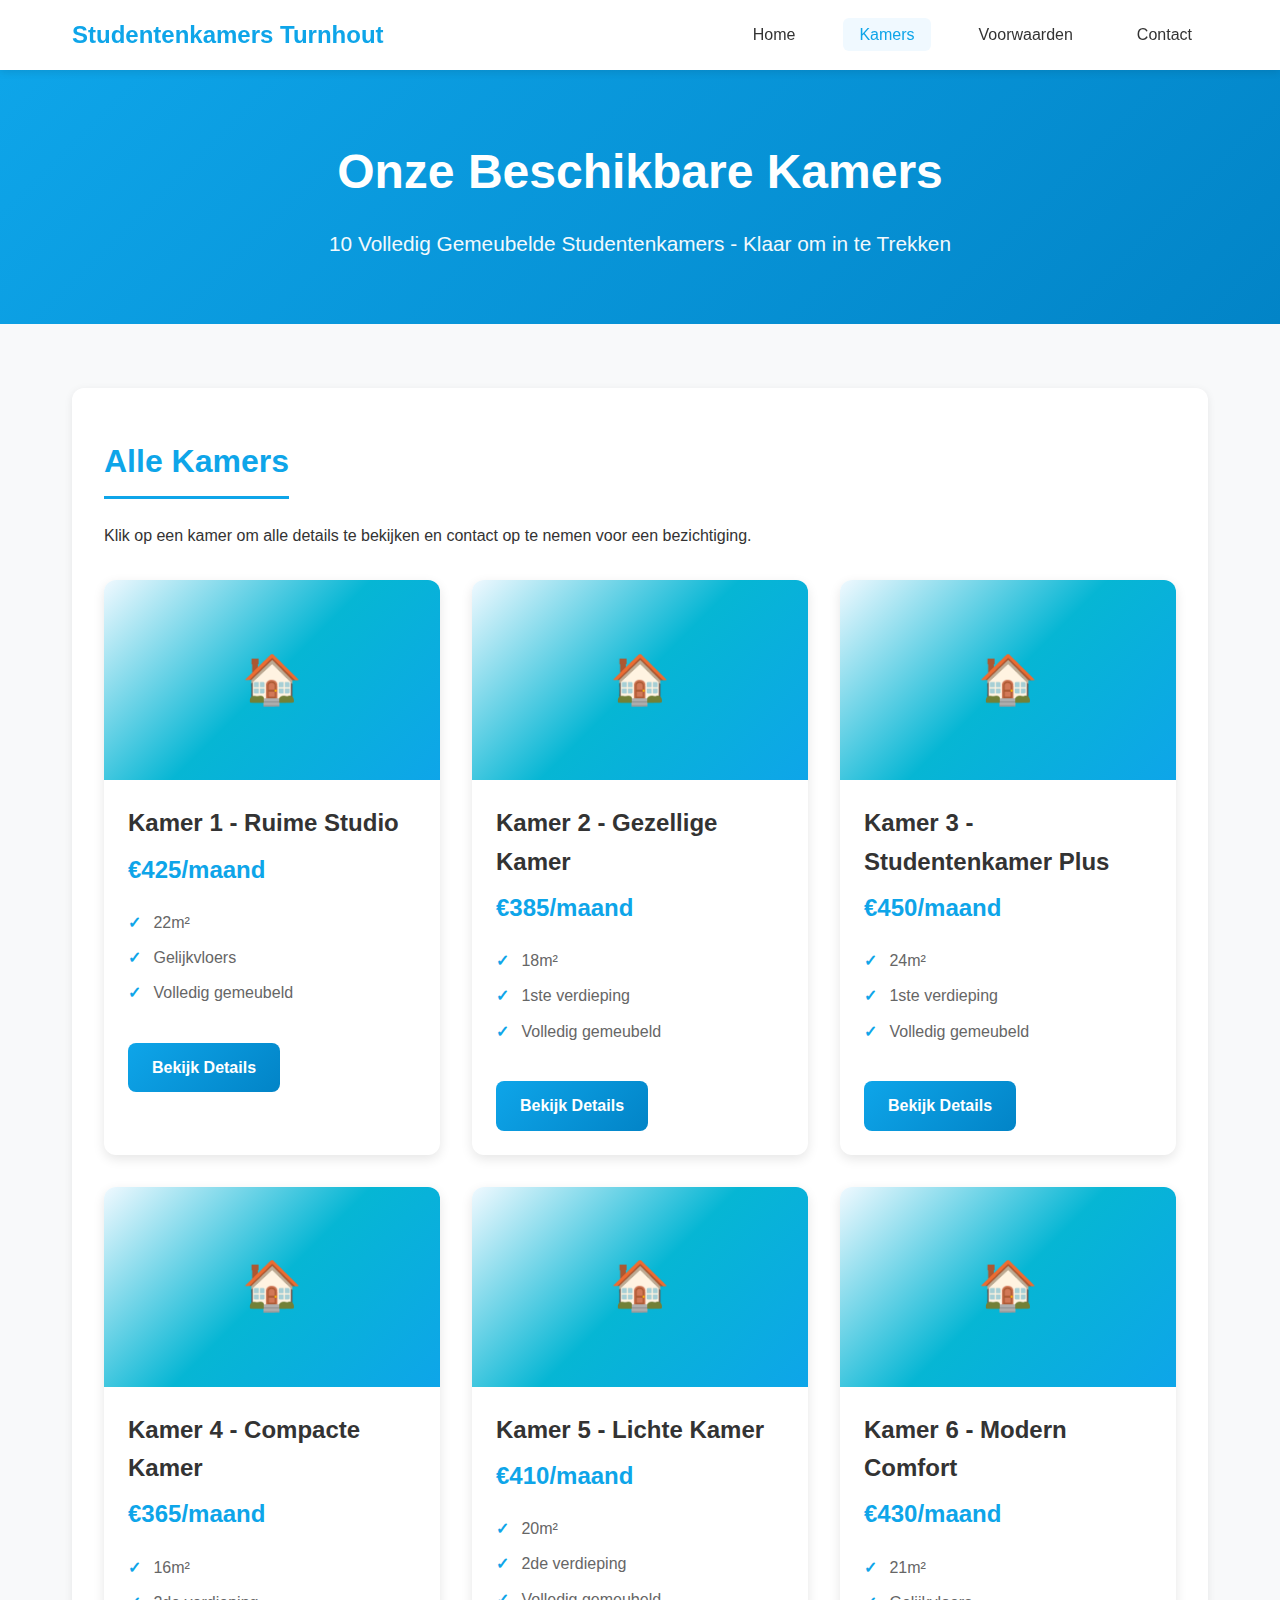
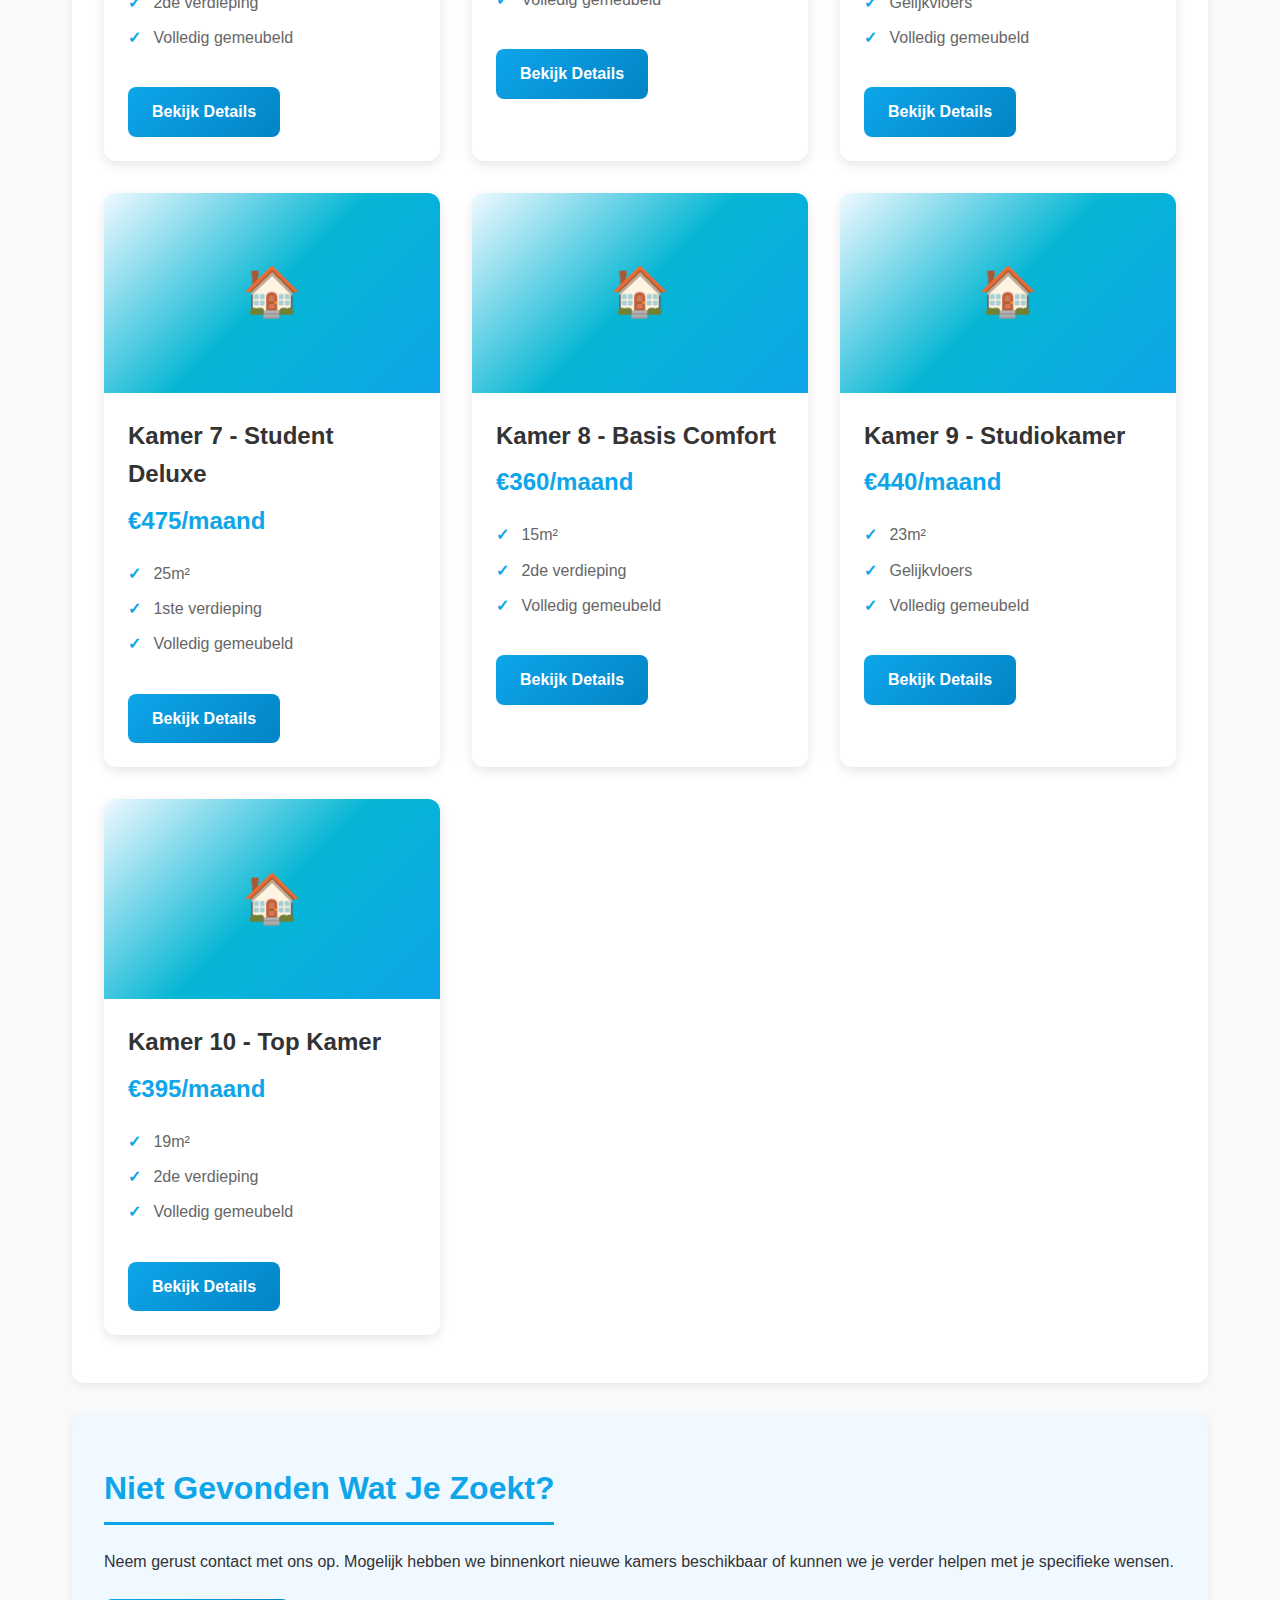
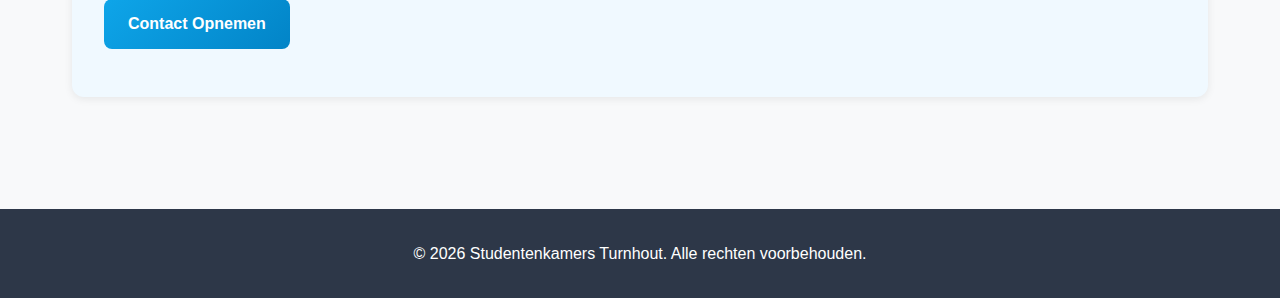
<file: kamers.html>
<!DOCTYPE html>
<html lang="nl">
<head>
    <meta charset="UTF-8">
    <meta name="viewport" content="width=device-width, initial-scale=1.0">
    <title>Alle Kamers - Studentenkamers Turnhout</title>
    <link rel="stylesheet" href="styles.css">
</head>
<body>
    <nav>
        <div class="nav-container">
            <a href="index.html" class="logo">Studentenkamers Turnhout</a>
            <button class="mobile-menu-btn" onclick="toggleMenu()">☰</button>
            <ul class="nav-links" id="navLinks">
                <li><a href="index.html">Home</a></li>
                <li><a href="kamers.html" class="active">Kamers</a></li>
                <li><a href="voorwaarden.html">Voorwaarden</a></li>
                <li><a href="contact.html">Contact</a></li>
            </ul>
        </div>
    </nav>

    <div class="hero">
        <h1>Onze Beschikbare Kamers</h1>
        <p>10 Volledig Gemeubelde Studentenkamers - Klaar om in te Trekken</p>
    </div>

    <div class="container">
        <section>
            <h2>Alle Kamers</h2>
            <p style="margin-bottom: 2rem;">Klik op een kamer om alle details te bekijken en contact op te nemen voor een bezichtiging.</p>
            
            <div class="grid-3" id="roomsGrid"></div>
        </section>

        <section style="background: var(--accent-color);">
            <h2>Niet Gevonden Wat Je Zoekt?</h2>
            <p>Neem gerust contact met ons op. Mogelijk hebben we binnenkort nieuwe kamers beschikbaar of kunnen we je verder helpen met je specifieke wensen.</p>
            <div style="margin-top: 1.5rem;">
                <a href="contact.html" class="btn">Contact Opnemen</a>
            </div>
        </section>
    </div>

    <footer>
        <p>&copy; 2026 Studentenkamers Turnhout. Alle rechten voorbehouden.</p>
    </footer>

    <!-- Laad eerst room-data.js, daarna deze script -->
    <script src="room-data.js"></script>
    <script>
        // Genereer kamer cards uit de gedeelde rooms data
        const roomsGrid = document.getElementById('roomsGrid');
        rooms.forEach(room => {
            const card = document.createElement('div');
            card.className = 'card';
            card.style.cursor = 'pointer';
            card.onclick = () => window.location.href = `kamer-detail.html?id=${room.id}`;
            
            card.innerHTML = `
                <div class="card-image" ${room.image ? `style="background-image: url('${room.image}'); background-size: cover; background-position: center;"` : ''}>
                    ${room.image ? '' : '🏠'}
                </div>
                <div class="card-content">
                    <h3>${room.name}</h3>
                    <div class="room-price">${room.price}/maand</div>
                    <ul class="room-features">
                        <li>${room.size}</li>
                        <li>${room.floor}</li>
                        <li>${room.furnished}</li>
                    </ul>
                    <a href="kamer-detail.html?id=${room.id}" class="btn" style="margin-top: 1rem;" onclick="event.stopPropagation();">Bekijk Details</a>
                </div>
            `;
            
            roomsGrid.appendChild(card);
        });

        // Mobile menu toggle
        function toggleMenu() {
            const navLinks = document.getElementById('navLinks');
            navLinks.classList.toggle('active');
        }
    </script>
</body>
</html>
</file>
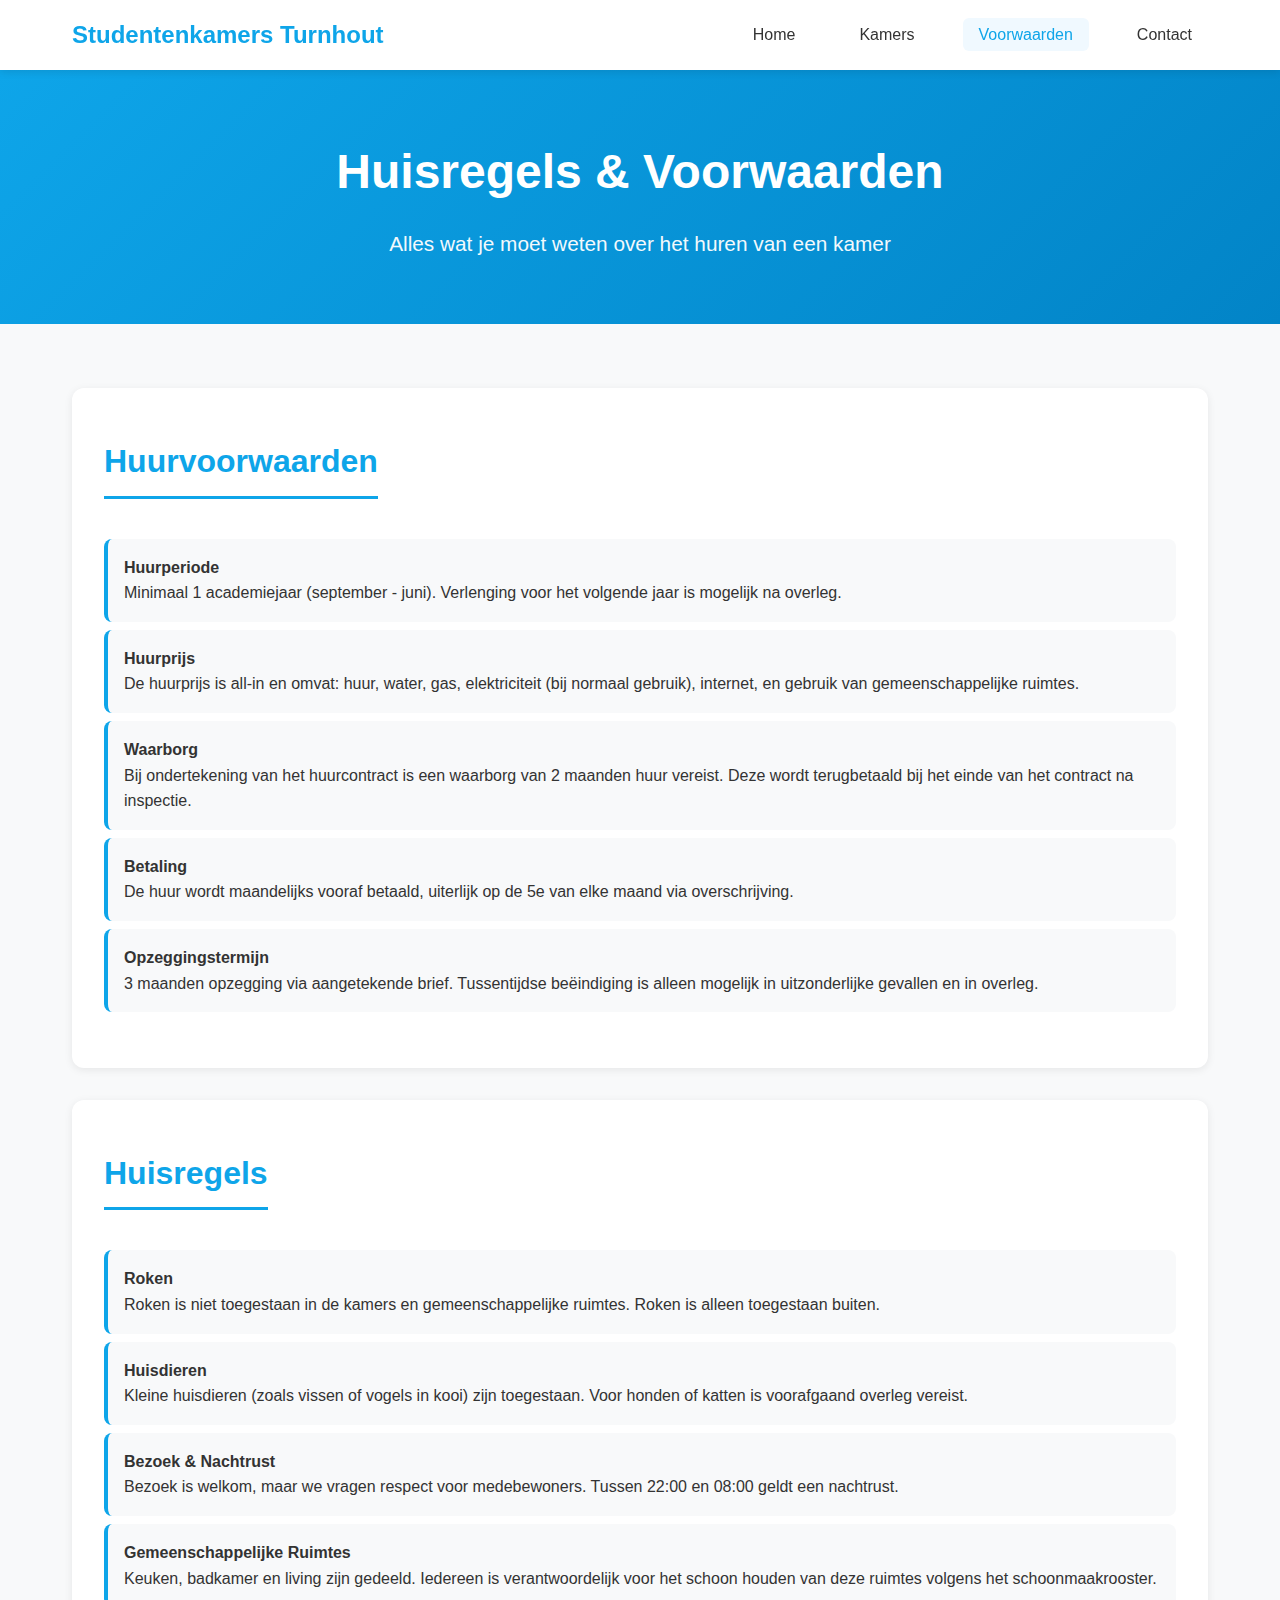
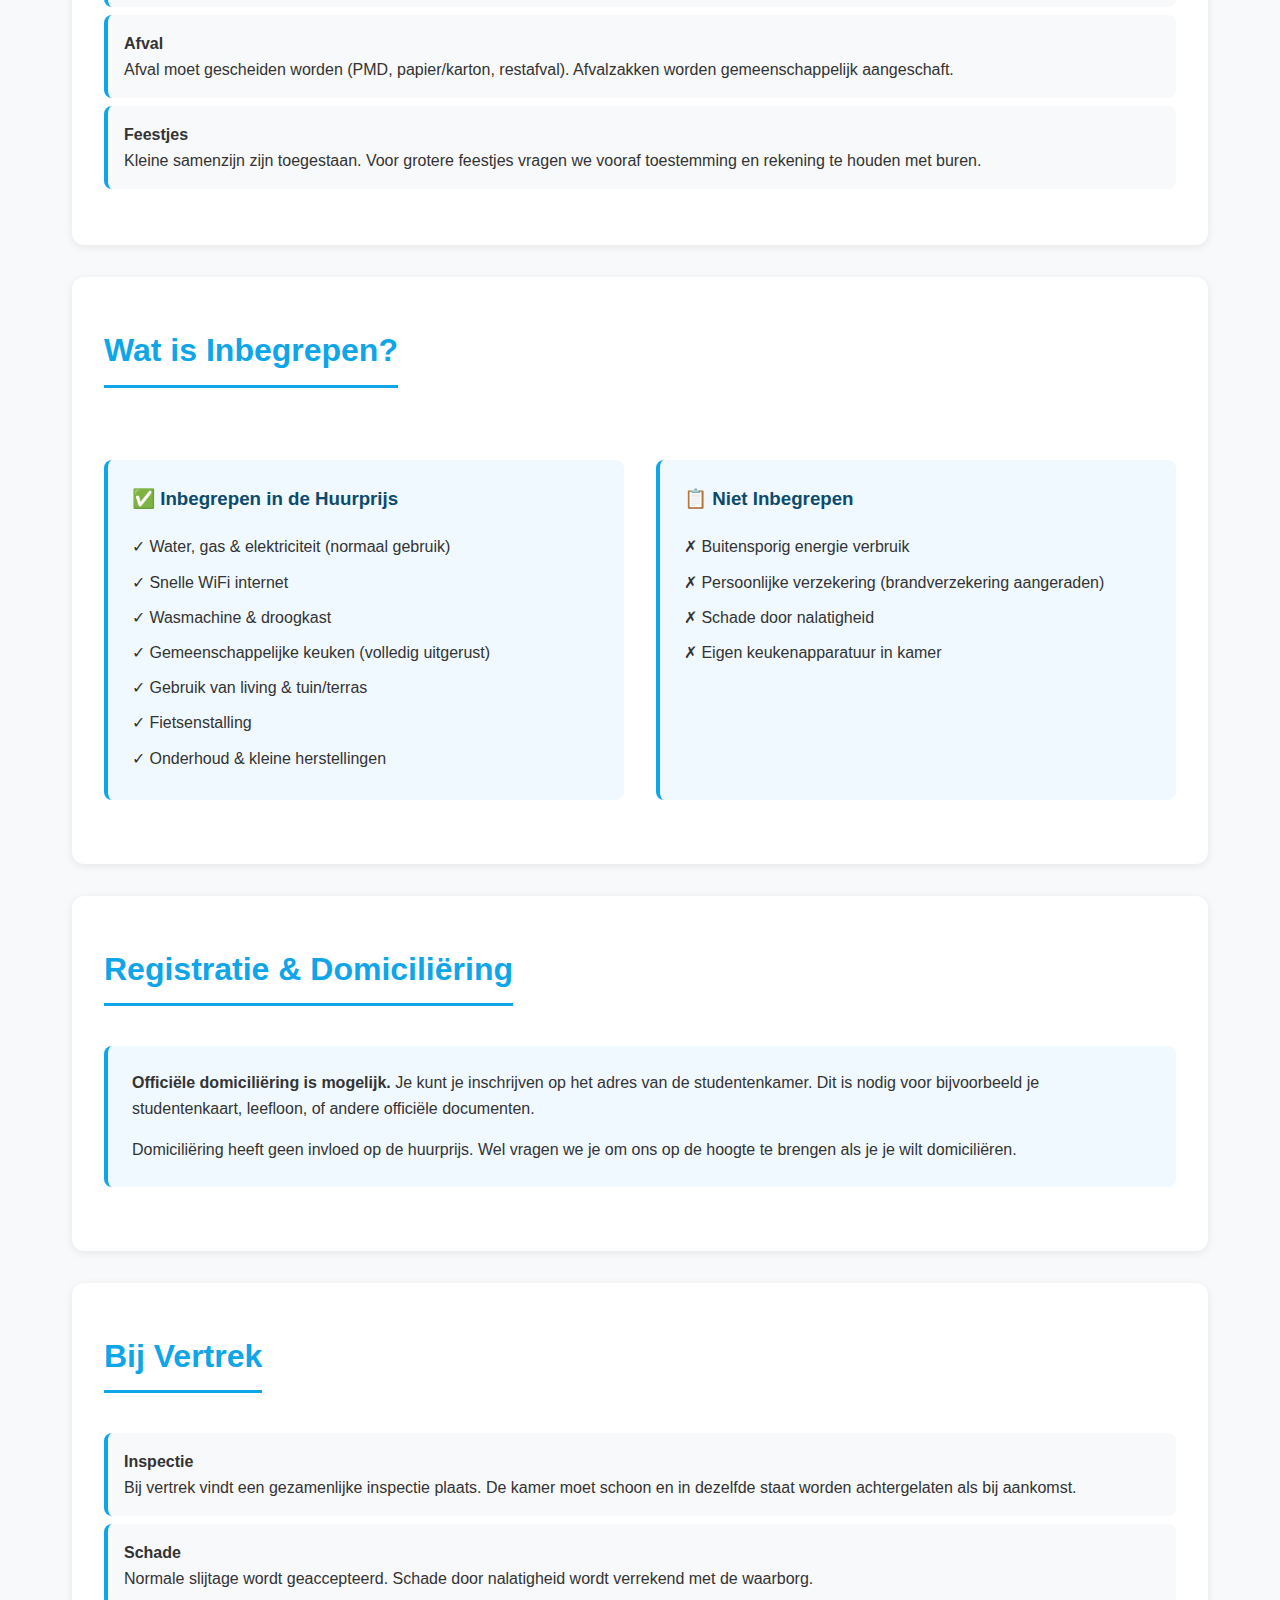
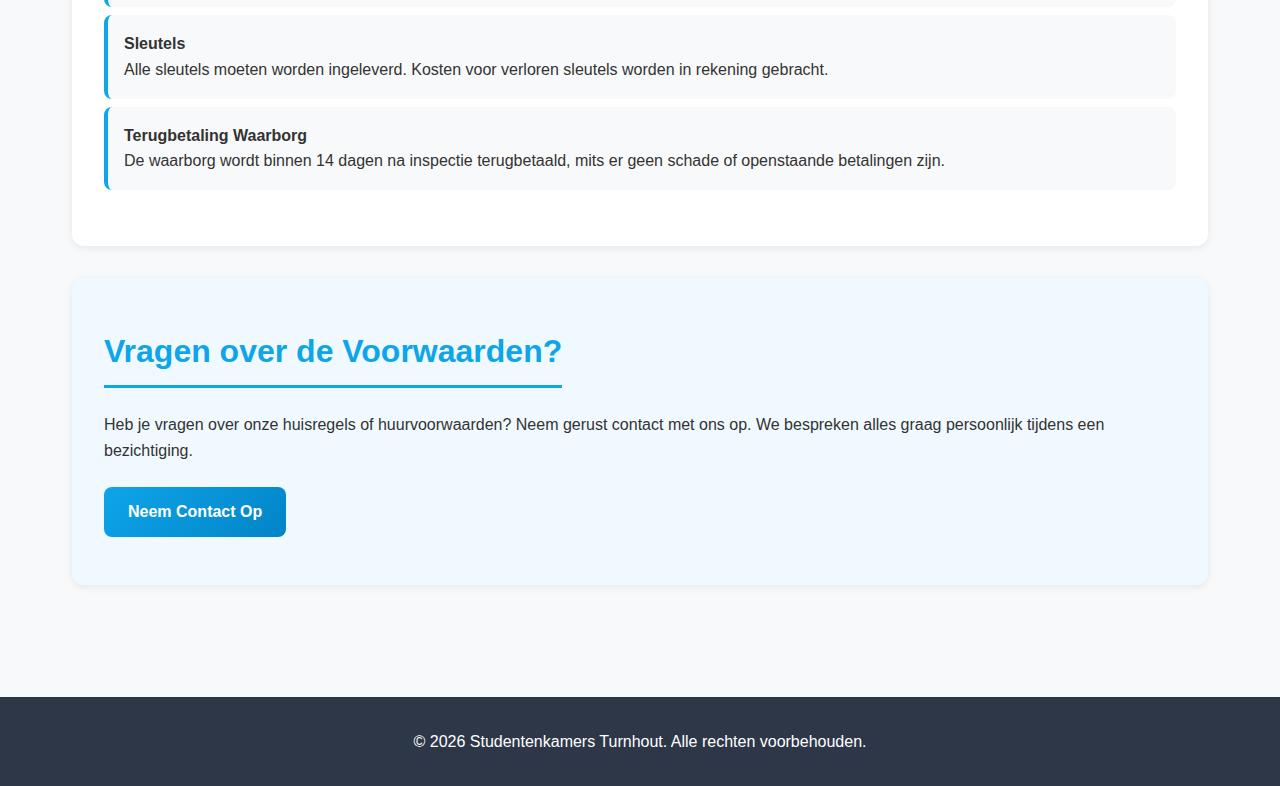
<file: voorwaarden.html>
<!DOCTYPE html>
<html lang="nl">
<head>
    <meta charset="UTF-8">
    <meta name="viewport" content="width=device-width, initial-scale=1.0">
    <title>Voorwaarden - Studentenkamers Turnhout</title>
    <link rel="stylesheet" href="styles.css">
</head>
<body>
    <nav>
        <div class="nav-container">
            <a href="index.html" class="logo">Studentenkamers Turnhout</a>
            <button class="mobile-menu-btn" onclick="toggleMenu()">☰</button>
            <ul class="nav-links" id="navLinks">
                <li><a href="index.html">Home</a></li>
                <li><a href="kamers.html">Kamers</a></li>
                <li><a href="voorwaarden.html" class="active">Voorwaarden</a></li>
                <li><a href="contact.html">Contact</a></li>
            </ul>
        </div>
    </nav>

    <div class="hero">
        <h1>Huisregels & Voorwaarden</h1>
        <p>Alles wat je moet weten over het huren van een kamer</p>
    </div>

    <div class="container">
        <section>
            <h2>Huurvoorwaarden</h2>
            <ul class="rules-list">
                <li>
                    <strong>Huurperiode</strong><br>
                    Minimaal 1 academiejaar (september - juni). Verlenging voor het volgende jaar is mogelijk na overleg.
                </li>
                <li>
                    <strong>Huurprijs</strong><br>
                    De huurprijs is all-in en omvat: huur, water, gas, elektriciteit (bij normaal gebruik), internet, en gebruik van gemeenschappelijke ruimtes.
                </li>
                <li>
                    <strong>Waarborg</strong><br>
                    Bij ondertekening van het huurcontract is een waarborg van 2 maanden huur vereist. Deze wordt terugbetaald bij het einde van het contract na inspectie.
                </li>
                <li>
                    <strong>Betaling</strong><br>
                    De huur wordt maandelijks vooraf betaald, uiterlijk op de 5e van elke maand via overschrijving.
                </li>
                <li>
                    <strong>Opzeggingstermijn</strong><br>
                    3 maanden opzegging via aangetekende brief. Tussentijdse beëindiging is alleen mogelijk in uitzonderlijke gevallen en in overleg.
                </li>
            </ul>
        </section>

        <section>
            <h2>Huisregels</h2>
            <ul class="rules-list">
                <li>
                    <strong>Roken</strong><br>
                    Roken is niet toegestaan in de kamers en gemeenschappelijke ruimtes. Roken is alleen toegestaan buiten.
                </li>
                <li>
                    <strong>Huisdieren</strong><br>
                    Kleine huisdieren (zoals vissen of vogels in kooi) zijn toegestaan. Voor honden of katten is voorafgaand overleg vereist.
                </li>
                <li>
                    <strong>Bezoek & Nachtrust</strong><br>
                    Bezoek is welkom, maar we vragen respect voor medebewoners. Tussen 22:00 en 08:00 geldt een nachtrust.
                </li>
                <li>
                    <strong>Gemeenschappelijke Ruimtes</strong><br>
                    Keuken, badkamer en living zijn gedeeld. Iedereen is verantwoordelijk voor het schoon houden van deze ruimtes volgens het schoonmaakrooster.
                </li>
                <li>
                    <strong>Afval</strong><br>
                    Afval moet gescheiden worden (PMD, papier/karton, restafval). Afvalzakken worden gemeenschappelijk aangeschaft.
                </li>
                <li>
                    <strong>Feestjes</strong><br>
                    Kleine samenzijn zijn toegestaan. Voor grotere feestjes vragen we vooraf toestemming en rekening te houden met buren.
                </li>
            </ul>
        </section>

        <section>
            <h2>Wat is Inbegrepen?</h2>
            <div class="grid-2">
                <div class="info-box">
                    <h3>✅ Inbegrepen in de Huurprijs</h3>
                    <ul style="list-style: none; margin-top: 1rem;">
                        <li style="padding: 0.3rem 0;">✓ Water, gas & elektriciteit (normaal gebruik)</li>
                        <li style="padding: 0.3rem 0;">✓ Snelle WiFi internet</li>
                        <li style="padding: 0.3rem 0;">✓ Wasmachine & droogkast</li>
                        <li style="padding: 0.3rem 0;">✓ Gemeenschappelijke keuken (volledig uitgerust)</li>
                        <li style="padding: 0.3rem 0;">✓ Gebruik van living & tuin/terras</li>
                        <li style="padding: 0.3rem 0;">✓ Fietsenstalling</li>
                        <li style="padding: 0.3rem 0;">✓ Onderhoud & kleine herstellingen</li>
                    </ul>
                </div>
                <div class="info-box">
                    <h3>📋 Niet Inbegrepen</h3>
                    <ul style="list-style: none; margin-top: 1rem;">
                        <li style="padding: 0.3rem 0;">✗ Buitensporig energie verbruik</li>
                        <li style="padding: 0.3rem 0;">✗ Persoonlijke verzekering (brandverzekering aangeraden)</li>
                        <li style="padding: 0.3rem 0;">✗ Schade door nalatigheid</li>
                        <li style="padding: 0.3rem 0;">✗ Eigen keukenapparatuur in kamer</li>
                    </ul>
                </div>
            </div>
        </section>

        <section>
            <h2>Registratie & Domiciliëring</h2>
            <div class="info-box">
                <p>
                    <strong>Officiële domiciliëring is mogelijk.</strong> Je kunt je inschrijven op het adres van de studentenkamer. 
                    Dit is nodig voor bijvoorbeeld je studentenkaart, leefloon, of andere officiële documenten.
                </p>
                <p style="margin-top: 1rem;">
                    Domiciliëring heeft geen invloed op de huurprijs. Wel vragen we je om ons op de hoogte te brengen als je je wilt domiciliëren.
                </p>
            </div>
        </section>

        <section>
            <h2>Bij Vertrek</h2>
            <ul class="rules-list">
                <li>
                    <strong>Inspectie</strong><br>
                    Bij vertrek vindt een gezamenlijke inspectie plaats. De kamer moet schoon en in dezelfde staat worden achtergelaten als bij aankomst.
                </li>
                <li>
                    <strong>Schade</strong><br>
                    Normale slijtage wordt geaccepteerd. Schade door nalatigheid wordt verrekend met de waarborg.
                </li>
                <li>
                    <strong>Sleutels</strong><br>
                    Alle sleutels moeten worden ingeleverd. Kosten voor verloren sleutels worden in rekening gebracht.
                </li>
                <li>
                    <strong>Terugbetaling Waarborg</strong><br>
                    De waarborg wordt binnen 14 dagen na inspectie terugbetaald, mits er geen schade of openstaande betalingen zijn.
                </li>
            </ul>
        </section>

        <section style="background: var(--accent-color);">
            <h2>Vragen over de Voorwaarden?</h2>
            <p style="margin-bottom: 1.5rem;">Heb je vragen over onze huisregels of huurvoorwaarden? Neem gerust contact met ons op. We bespreken alles graag persoonlijk tijdens een bezichtiging.</p>
            <div>
                <a href="contact.html" class="btn">Neem Contact Op</a>
            </div>
        </section>
    </div>

    <footer>
        <p>&copy; 2026 Studentenkamers Turnhout. Alle rechten voorbehouden.</p>
    </footer>

    <script>
        function toggleMenu() {
            const navLinks = document.getElementById('navLinks');
            navLinks.classList.toggle('active');
        }
    </script>
</body>
</html>
</file>
<file: styles.css>
/* ===================================
   STUDENTENKOTEN TURNHOUT - STYLES
   =================================== */

/* KLEURENSCHEMA OPTIES - Kies er één: */

/* OPTIE 1: Modern Blauw/Turquoise */
:root {
    --primary-color: #0ea5e9;
    --primary-dark: #0284c7;
    --secondary-color: #06b6d4;
    --accent-color: #f0f9ff;
    --text-dark: #0c4a6e;
}

/* OPTIE 2: Fris Groen/Natuur (uncomment om te gebruiken)
:root {
    --primary-color: #10b981;
    --primary-dark: #059669;
    --secondary-color: #34d399;
    --accent-color: #ecfdf5;
    --text-dark: #064e3b;
}
*/

/* OPTIE 3: Warm Oranje/Rood (uncomment om te gebruiken)
:root {
    --primary-color: #f59e0b;
    --primary-dark: #d97706;
    --secondary-color: #fb923c;
    --accent-color: #fffbeb;
    --text-dark: #78350f;
}
*/

/* Base Styles */
* {
    margin: 0;
    padding: 0;
    box-sizing: border-box;
}

body {
    font-family: -apple-system, BlinkMacSystemFont, 'Segoe UI', Roboto, 'Helvetica Neue', Arial, sans-serif;
    line-height: 1.6;
    color: #333;
    background-color: #f8f9fa;
}

/* Navigation */
nav {
    background: white;
    box-shadow: 0 2px 8px rgba(0,0,0,0.1);
    position: sticky;
    top: 0;
    z-index: 1000;
}

.nav-container {
    max-width: 1200px;
    margin: 0 auto;
    display: flex;
    justify-content: space-between;
    align-items: center;
    padding: 1rem 2rem;
}

.logo {
    font-size: 1.5rem;
    font-weight: 700;
    color: var(--primary-color);
    text-decoration: none;
}

.nav-links {
    list-style: none;
    display: flex;
    gap: 2rem;
    align-items: center;
}

.nav-links a {
    text-decoration: none;
    color: #333;
    font-weight: 500;
    transition: color 0.3s;
    padding: 0.5rem 1rem;
    border-radius: 6px;
}

.nav-links a:hover,
.nav-links a.active {
    color: var(--primary-color);
    background: var(--accent-color);
}

.mobile-menu-btn {
    display: none;
    background: none;
    border: none;
    font-size: 1.5rem;
    cursor: pointer;
    color: #333;
}

/* Header/Hero Section */
.hero {
    background: linear-gradient(135deg, var(--primary-color) 0%, var(--primary-dark) 100%);
    color: white;
    padding: 4rem 2rem;
    text-align: center;
}

.hero h1 {
    font-size: 3rem;
    margin-bottom: 1rem;
    font-weight: 700;
}

.hero p {
    font-size: 1.3rem;
    opacity: 0.95;
    max-width: 800px;
    margin: 0 auto;
}

/* Container */
.container {
    max-width: 1200px;
    margin: 0 auto;
    padding: 2rem;
}

/* Section */
section {
    background: white;
    margin: 2rem 0;
    padding: 3rem 2rem;
    border-radius: 12px;
    box-shadow: 0 2px 8px rgba(0,0,0,0.08);
}

section h2 {
    color: var(--primary-color);
    margin-bottom: 1.5rem;
    font-size: 2rem;
    border-bottom: 3px solid var(--primary-color);
    padding-bottom: 0.5rem;
    display: inline-block;
}

/* Buttons */
.btn {
    display: inline-block;
    background: linear-gradient(135deg, var(--primary-color) 0%, var(--primary-dark) 100%);
    color: white;
    padding: 0.75rem 1.5rem;
    border-radius: 8px;
    text-decoration: none;
    font-weight: 600;
    transition: transform 0.2s, box-shadow 0.2s;
    border: none;
    cursor: pointer;
}

.btn:hover {
    transform: translateY(-2px);
    box-shadow: 0 4px 12px rgba(0,0,0,0.2);
}

.btn-secondary {
    background: white;
    color: var(--primary-color);
    border: 2px solid var(--primary-color);
}

.btn-secondary:hover {
    background: var(--accent-color);
}

/* Grid Layouts */
.grid-2 {
    display: grid;
    grid-template-columns: repeat(auto-fit, minmax(300px, 1fr));
    gap: 2rem;
    margin-top: 2rem;
}

.grid-3 {
    display: grid;
    grid-template-columns: repeat(auto-fill, minmax(280px, 1fr));
    gap: 2rem;
    margin-top: 2rem;
}

/* Cards */
.card {
    background: white;
    border-radius: 12px;
    overflow: hidden;
    box-shadow: 0 4px 12px rgba(0,0,0,0.1);
    transition: transform 0.3s, box-shadow 0.3s;
}

.card:hover {
    transform: translateY(-5px);
    box-shadow: 0 8px 20px rgba(0,0,0,0.15);
}

.card-image {
    width: 100%;
    height: 200px;
    background: linear-gradient(135deg, var(--accent-color) 0%, var(--secondary-color) 50%, var(--primary-color) 100%);
    display: flex;
    align-items: center;
    justify-content: center;
    font-size: 3rem;
}

.card-content {
    padding: 1.5rem;
}

.card-content h3 {
    color: #333;
    margin-bottom: 0.5rem;
    font-size: 1.5rem;
}

/* Room specific styles */
.room-price {
    color: var(--primary-color);
    font-size: 1.5rem;
    font-weight: 700;
    margin: 0.5rem 0;
}

.room-features {
    list-style: none;
    margin: 1rem 0;
}

.room-features li {
    padding: 0.3rem 0;
    color: #666;
}

.room-features li:before {
    content: "✓ ";
    color: var(--primary-color);
    font-weight: bold;
    margin-right: 0.5rem;
}

/* Info boxes */
.info-box {
    background: var(--accent-color);
    padding: 1.5rem;
    border-radius: 8px;
    border-left: 4px solid var(--primary-color);
    margin: 1rem 0;
}

.info-box h3 {
    color: var(--text-dark);
    margin-bottom: 0.5rem;
}

/* Contact Section */
.contact-grid {
    display: grid;
    grid-template-columns: repeat(auto-fit, minmax(250px, 1fr));
    gap: 2rem;
    margin-top: 2rem;
}

.contact-card {
    background: linear-gradient(135deg, var(--primary-color) 0%, var(--primary-dark) 100%);
    color: white;
    padding: 2rem;
    border-radius: 12px;
    text-align: center;
}

.contact-card h3 {
    margin-bottom: 1rem;
    font-size: 1.5rem;
}

.contact-card a {
    color: white;
    text-decoration: none;
    font-size: 1.2rem;
    font-weight: 600;
}

.contact-card a:hover {
    text-decoration: underline;
}

/* Features grid */
.features-grid {
    display: grid;
    grid-template-columns: repeat(auto-fit, minmax(200px, 1fr));
    gap: 1rem;
    margin-top: 1rem;
}

.feature-item {
    padding: 1rem;
    background: var(--accent-color);
    border-radius: 8px;
    text-align: center;
    font-weight: 500;
}

/* Rules/List items */
.rules-list {
    list-style: none;
    margin-top: 1rem;
}

.rules-list li {
    padding: 1rem;
    margin: 0.5rem 0;
    background: #f8f9fa;
    border-radius: 8px;
    border-left: 4px solid var(--primary-color);
}

/* Footer */
footer {
    background: #2d3748;
    color: white;
    text-align: center;
    padding: 2rem;
    margin-top: 3rem;
}

/* Responsive */
@media (max-width: 768px) {
    .hero h1 {
        font-size: 2rem;
    }

    .hero p {
        font-size: 1.1rem;
    }

    .nav-links {
        display: none;
        position: absolute;
        top: 100%;
        left: 0;
        right: 0;
        background: white;
        flex-direction: column;
        padding: 1rem;
        box-shadow: 0 4px 8px rgba(0,0,0,0.1);
    }

    .nav-links.active {
        display: flex;
    }

    .mobile-menu-btn {
        display: block;
    }

    .grid-2,
    .grid-3 {
        grid-template-columns: 1fr;
    }

    section {
        padding: 2rem 1rem;
    }

    .container {
        padding: 1rem;
    }
}

/* Modal styles */
.modal {
    display: none;
    position: fixed;
    z-index: 1000;
    left: 0;
    top: 0;
    width: 100%;
    height: 100%;
    background-color: rgba(0,0,0,0.8);
    overflow-y: auto;
}

.modal-content {
    background-color: white;
    margin: 2rem auto;
    padding: 0;
    max-width: 900px;
    border-radius: 12px;
    position: relative;
    animation: slideIn 0.3s;
}

@keyframes slideIn {
    from {
        transform: translateY(-50px);
        opacity: 0;
    }
    to {
        transform: translateY(0);
        opacity: 1;
    }
}

.close {
    color: white;
    position: absolute;
    right: 1rem;
    top: 1rem;
    font-size: 2rem;
    font-weight: bold;
    cursor: pointer;
    z-index: 1001;
    background: rgba(0,0,0,0.5);
    width: 40px;
    height: 40px;
    border-radius: 50%;
    display: flex;
    align-items: center;
    justify-content: center;
    transition: background 0.3s;
}

.close:hover {
    background: rgba(0,0,0,0.8);
}

.modal-image {
    width: 100%;
    height: 400px;
    background: linear-gradient(135deg, var(--accent-color) 0%, var(--secondary-color) 50%, var(--primary-color) 100%);
    display: flex;
    align-items: center;
    justify-content: center;
    font-size: 5rem;
    border-radius: 12px 12px 0 0;
}

.modal-body {
    padding: 2rem;
}

.modal-body h2 {
    color: var(--primary-color);
    border: none;
    margin-bottom: 1rem;
}

.detail-grid {
    display: grid;
    grid-template-columns: repeat(auto-fit, minmax(200px, 1fr));
    gap: 1rem;
    margin: 1.5rem 0;
}

.detail-item {
    background: #f8f9fa;
    padding: 1rem;
    border-radius: 8px;
    border-left: 4px solid var(--primary-color);
}

.detail-item strong {
    color: var(--primary-color);
    display: block;
    margin-bottom: 0.3rem;
}
</file>
